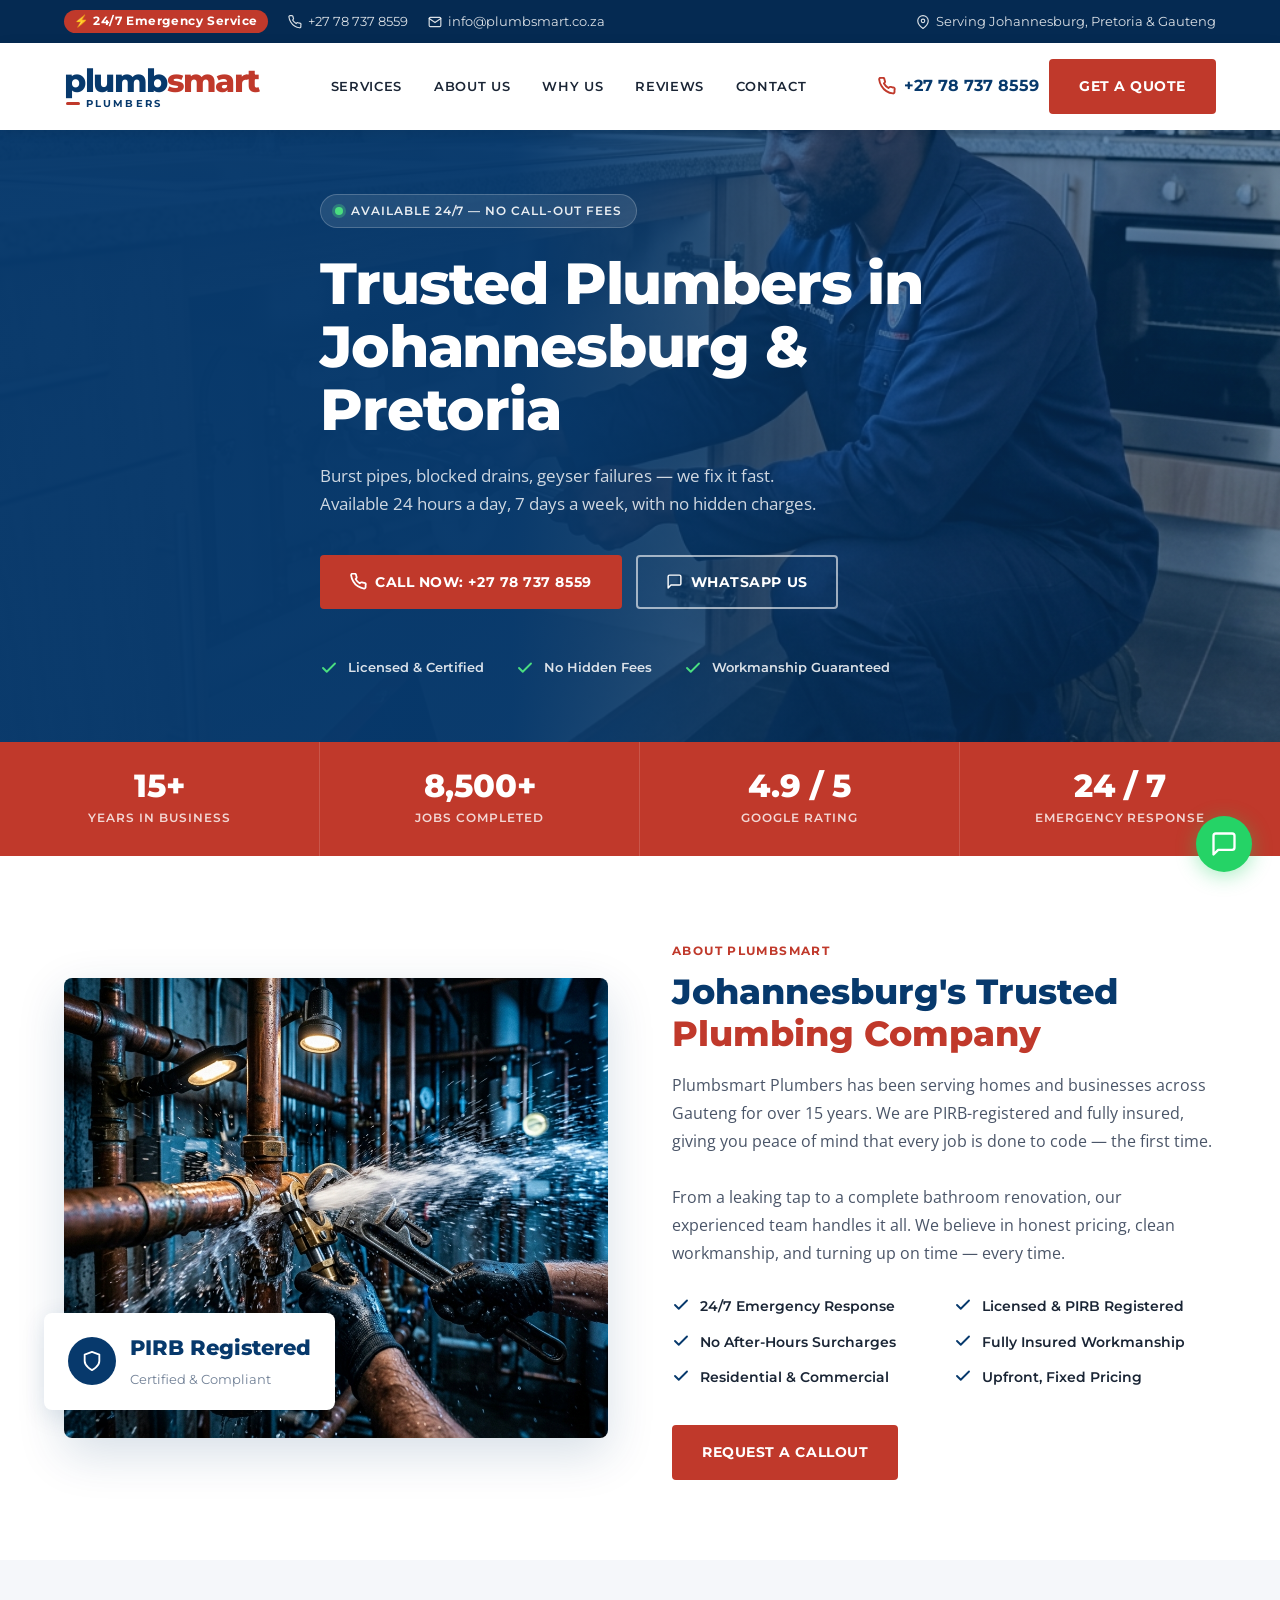
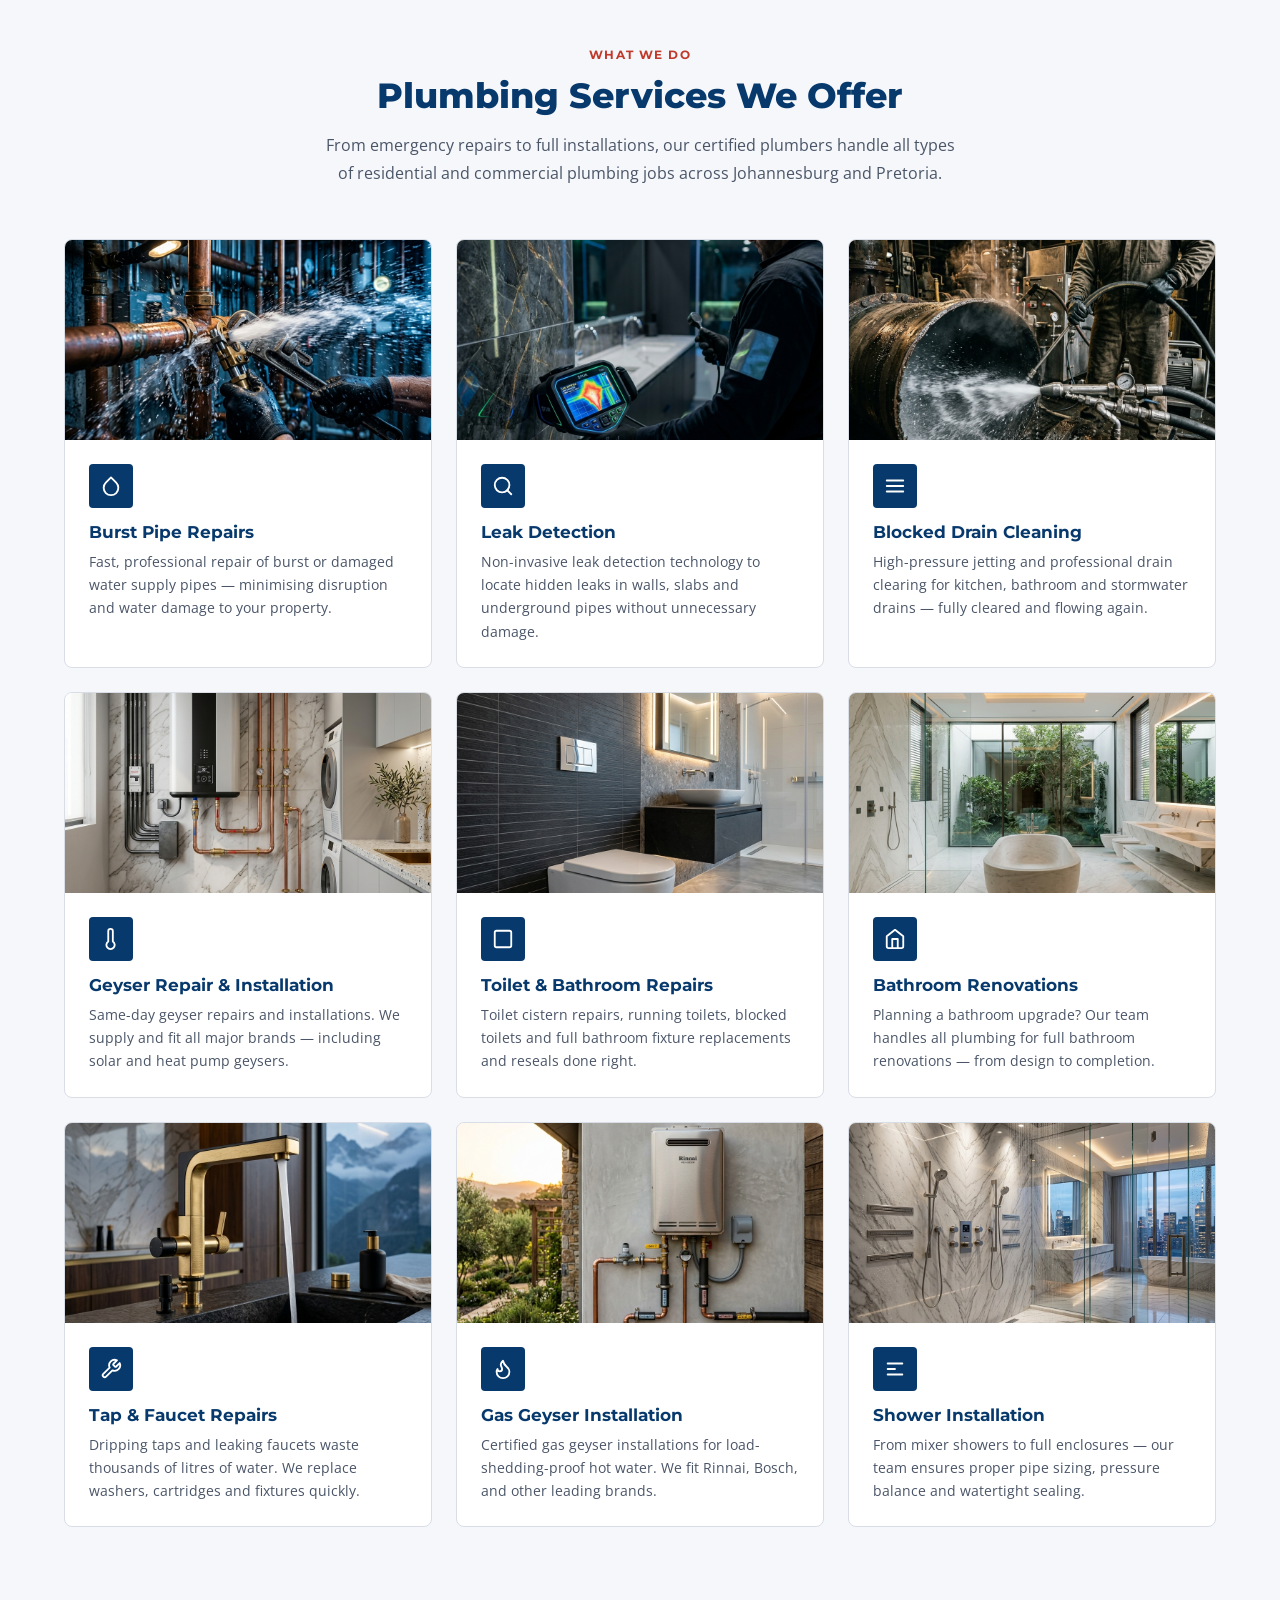
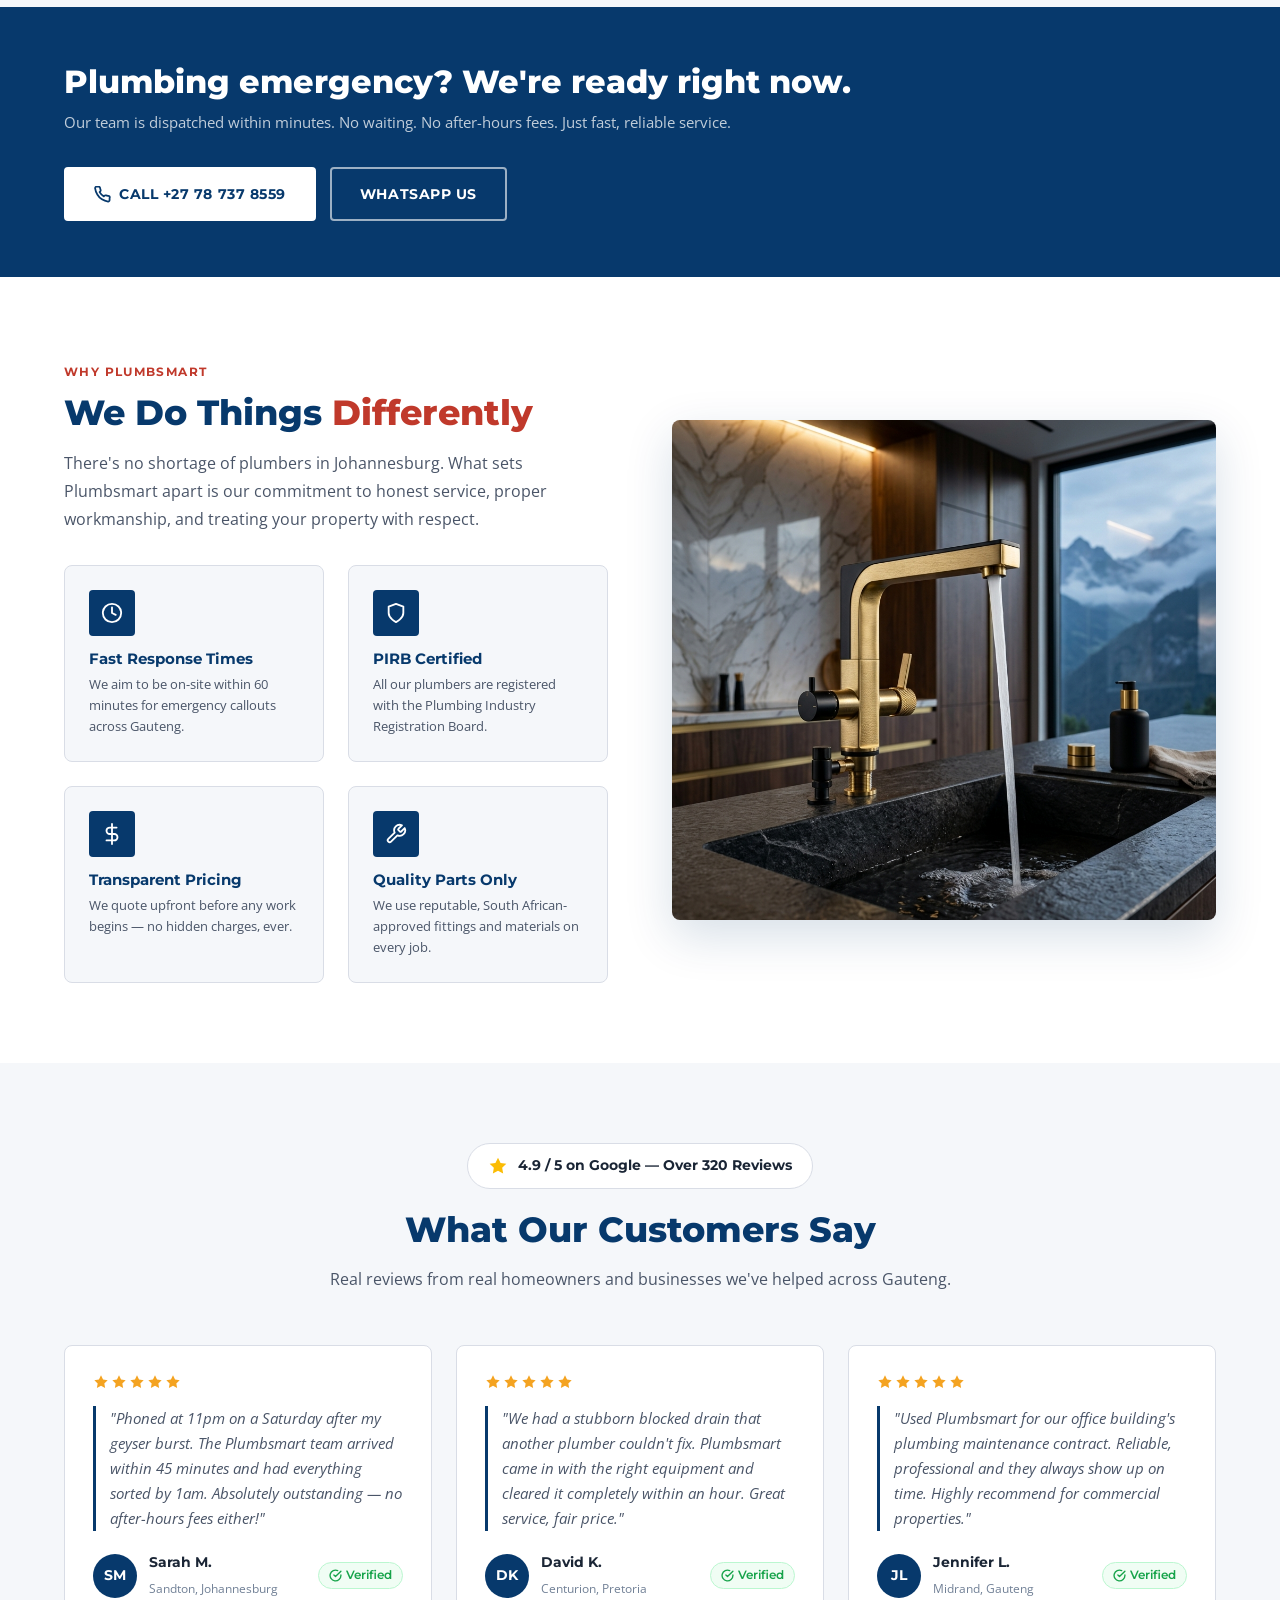
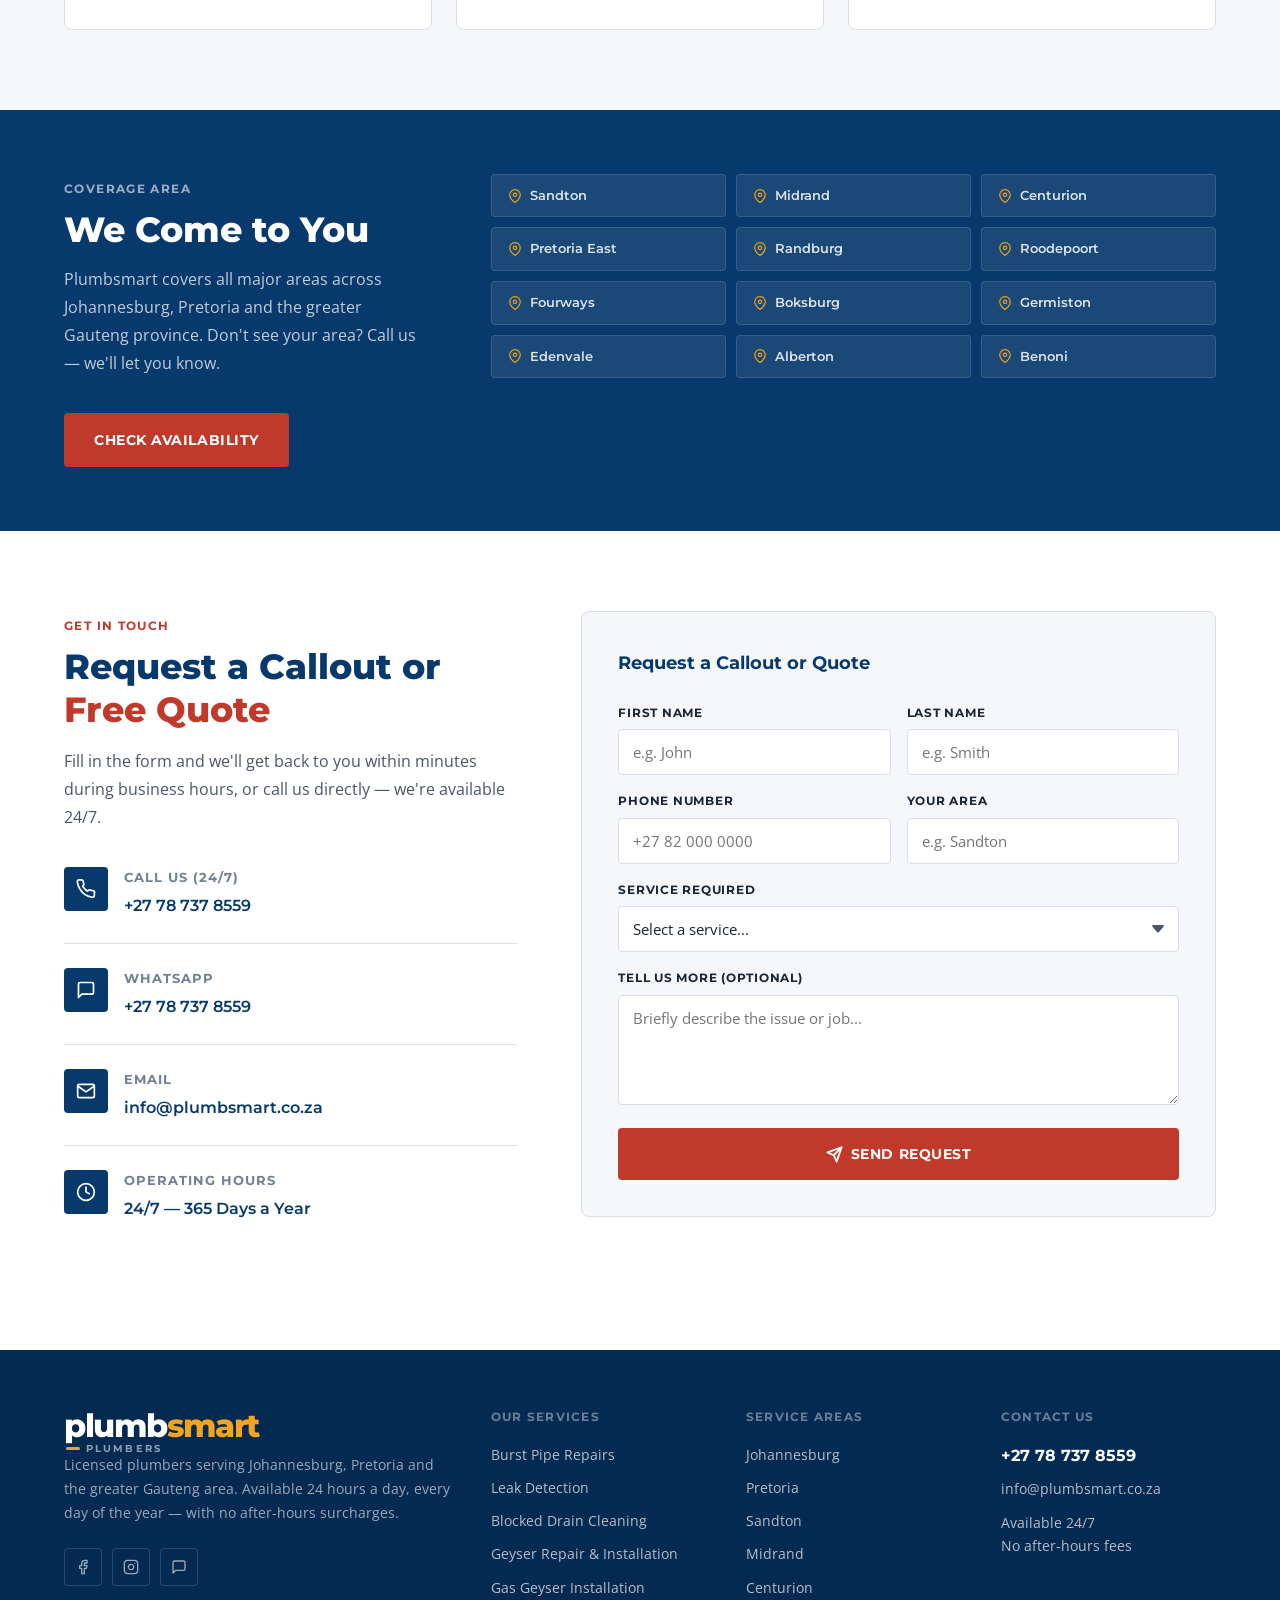
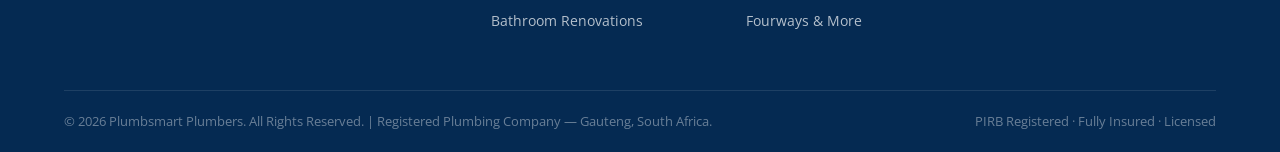
<file: index.html>
<!DOCTYPE html>
<html lang="en">
<head>
    <meta charset="UTF-8">
    <meta name="viewport" content="width=device-width, initial-scale=1.0">
    <title>Plumbsmart Plumbers | 24/7 Emergency Plumbing in Johannesburg & Pretoria</title>
    <meta name="description" content="Plumbsmart Plumbers — trusted, licensed plumbers available 24/7 across Johannesburg, Pretoria & Gauteng. Geyser repairs, leak detection, blocked drains & more. Call now.">
    <meta name="keywords" content="plumber johannesburg, emergency plumber pretoria, blocked drain cleaning, leak detection, geyser repair, plumber near me, 24/7 plumber gauteng">

    <!-- Fonts -->
    <link rel="preconnect" href="https://fonts.googleapis.com">
    <link rel="preconnect" href="https://fonts.gstatic.com" crossorigin>
    <link href="https://fonts.googleapis.com/css2?family=Montserrat:wght@400;500;600;700;800&family=Open+Sans:wght@400;500;600&display=swap" rel="stylesheet">

    <!-- Favicon -->
    <link rel="icon" type="image/png" href="logo.png">

    <link rel="stylesheet" href="style.css?v=4">
</head>
<body>

<!-- ===== TOP UTILITY BAR ===== -->
<div class="top-bar">
    <div class="container">
        <div class="top-bar-left">
            <span class="top-bar-badge">⚡ 24/7 Emergency Service</span>
            <a href="tel:+27787378559">
                <svg xmlns="http://www.w3.org/2000/svg" viewBox="0 0 24 24" fill="none" stroke="currentColor" stroke-width="2" stroke-linecap="round" stroke-linejoin="round"><path d="M22 16.92v3a2 2 0 0 1-2.18 2 19.79 19.79 0 0 1-8.63-3.07A19.5 19.5 0 0 1 4.69 12 19.79 19.79 0 0 1 1.61 3.47 2 2 0 0 1 3.58 1h3a2 2 0 0 1 2 1.72 12.84 12.84 0 0 0 .7 2.81 2 2 0 0 1-.45 2.11L7.91 8.64a16 16 0 0 0 6 6l.91-.91a2 2 0 0 1 2.11-.45 12.84 12.84 0 0 0 2.81.7A2 2 0 0 1 22 16.92z"/></svg>
                +27 78 737 8559
            </a>
            <a href="mailto:info@plumbsmart.co.za">
                <svg xmlns="http://www.w3.org/2000/svg" viewBox="0 0 24 24" fill="none" stroke="currentColor" stroke-width="2" stroke-linecap="round" stroke-linejoin="round"><path d="M4 4h16c1.1 0 2 .9 2 2v12c0 1.1-.9 2-2 2H4c-1.1 0-2-.9-2-2V6c0-1.1.9-2 2-2z"/><polyline points="22,6 12,13 2,6"/></svg>
                info@plumbsmart.co.za
            </a>
        </div>
        <div class="top-bar-right">
            <a href="#">
                <svg xmlns="http://www.w3.org/2000/svg" viewBox="0 0 24 24" fill="none" stroke="currentColor" stroke-width="2" stroke-linecap="round" stroke-linejoin="round"><path d="M21 10c0 7-9 13-9 13s-9-6-9-13a9 9 0 0 1 18 0z"/><circle cx="12" cy="10" r="3"/></svg>
                Serving Johannesburg, Pretoria & Gauteng
            </a>
        </div>
    </div>
</div>

<!-- ===== HEADER / NAVIGATION ===== -->
<header class="site-header">
    <div class="container">
        <div class="header-inner">
            <!-- Logo -->
            <a href="#" class="site-logo" aria-label="Plumbsmart Plumbers home">
                <div class="logo-wordmark">
                    <div class="logo-main">
                        <span class="logo-plumb">plumb</span><span class="logo-smart">smart</span>
                    </div>
                    <div class="logo-sub">PLUMBERS</div>
                </div>
            </a>

            <!-- Desktop Nav -->
            <nav class="main-nav" aria-label="Main navigation">
                <a href="#services">Services</a>
                <a href="#about">About Us</a>
                <a href="#why-us">Why Us</a>
                <a href="#reviews">Reviews</a>
                <a href="contact.html">Contact</a>
            </nav>

            <!-- Header CTA -->
            <div class="header-cta">
                <a href="tel:+27787378559" class="header-phone">
                    <svg xmlns="http://www.w3.org/2000/svg" viewBox="0 0 24 24" fill="none" stroke="currentColor" stroke-width="2.5" stroke-linecap="round" stroke-linejoin="round"><path d="M22 16.92v3a2 2 0 0 1-2.18 2 19.79 19.79 0 0 1-8.63-3.07A19.5 19.5 0 0 1 4.69 12 19.79 19.79 0 0 1 1.61 3.47 2 2 0 0 1 3.58 1h3a2 2 0 0 1 2 1.72 12.84 12.84 0 0 0 .7 2.81 2 2 0 0 1-.45 2.11L7.91 8.64a16 16 0 0 0 6 6l.91-.91a2 2 0 0 1 2.11-.45 12.84 12.84 0 0 0 2.81.7A2 2 0 0 1 22 16.92z"/></svg>
                    +27 78 737 8559
                </a>
                <a href="contact.html" class="btn btn-primary">Get a Quote</a>
            </div>


            <!-- Mobile Hamburger -->
            <button class="hamburger" id="hamburger" aria-label="Open menu">
                <span></span>
                <span></span>
                <span></span>
            </button>
        </div>
    </div>
</header>

<!-- Mobile Navigation -->
<div class="mobile-nav" id="mobile-nav">
    <div class="mobile-nav-header">
        <div class="logo-wordmark">
            <div class="logo-main"><span class="logo-plumb">plumb</span><span class="logo-smart">smart</span></div>
            <div class="logo-sub">PLUMBERS</div>
        </div>
        <button class="close-btn" id="close-nav" aria-label="Close menu">
            <svg xmlns="http://www.w3.org/2000/svg" width="24" height="24" viewBox="0 0 24 24" fill="none" stroke="currentColor" stroke-width="2" stroke-linecap="round" stroke-linejoin="round"><line x1="18" y1="6" x2="6" y2="18"/><line x1="6" y1="6" x2="18" y2="18"/></svg>
        </button>
    </div>
    <a href="#services" onclick="closeMobileNav()">Services</a>
    <a href="#about" onclick="closeMobileNav()">About Us</a>
    <a href="#why-us" onclick="closeMobileNav()">Why Us</a>
    <a href="#reviews" onclick="closeMobileNav()">Reviews</a>
    <a href="#contact" onclick="closeMobileNav()">Contact</a>
    <a href="tel:+27787378559" class="btn btn-primary">📞 Call +27 78 737 8559</a>
    <a href="https://wa.me/27787378559" class="btn btn-secondary" style="margin-top:10px;">WhatsApp Us</a>
</div>

<!-- ===== HERO SECTION ===== -->
<section class="hero" id="home">
    <div class="hero-bg"></div>
    <div class="hero-overlay"></div>
    <div class="container">
        <div class="hero-content">
            <div class="hero-badge">
                <span class="hero-badge-dot"></span>
                Available 24/7 — No Call-Out Fees
            </div>
            <h1>Trusted Plumbers in Johannesburg &amp; Pretoria</h1>
            <p class="hero-desc">
                Burst pipes, blocked drains, geyser failures — we fix it fast. Available 24 hours a day, 7 days a week, with no hidden charges.
            </p>
            <div class="hero-buttons">
                <a href="tel:+27787378559" class="btn btn-primary" id="hero-call-btn">
                    <svg xmlns="http://www.w3.org/2000/svg" viewBox="0 0 24 24" fill="none" stroke="currentColor" stroke-width="2.5" stroke-linecap="round" stroke-linejoin="round"><path d="M22 16.92v3a2 2 0 0 1-2.18 2 19.79 19.79 0 0 1-8.63-3.07A19.5 19.5 0 0 1 4.69 12 19.79 19.79 0 0 1 1.61 3.47 2 2 0 0 1 3.58 1h3a2 2 0 0 1 2 1.72 12.84 12.84 0 0 0 .7 2.81 2 2 0 0 1-.45 2.11L7.91 8.64a16 16 0 0 0 6 6l.91-.91a2 2 0 0 1 2.11-.45 12.84 12.84 0 0 0 2.81.7A2 2 0 0 1 22 16.92z"/></svg>
                    Call Now: +27 78 737 8559
                </a>
                <a href="https://wa.me/27787378559" class="btn btn-outline-white" id="hero-whatsapp-btn">
                    <svg xmlns="http://www.w3.org/2000/svg" viewBox="0 0 24 24" fill="none" stroke="currentColor" stroke-width="2" stroke-linecap="round" stroke-linejoin="round"><path d="M21 15a2 2 0 0 1-2 2H7l-4 4V5a2 2 0 0 1 2-2h14a2 2 0 0 1 2 2z"/></svg>
                    WhatsApp Us
                </a>
            </div>
            <div class="hero-trust">
                <div class="hero-trust-item">
                    <svg xmlns="http://www.w3.org/2000/svg" viewBox="0 0 24 24" fill="none" stroke="currentColor" stroke-width="2.5" stroke-linecap="round" stroke-linejoin="round"><polyline points="20 6 9 17 4 12"/></svg>
                    <span>Licensed &amp; Certified</span>
                </div>
                <div class="hero-trust-item">
                    <svg xmlns="http://www.w3.org/2000/svg" viewBox="0 0 24 24" fill="none" stroke="currentColor" stroke-width="2.5" stroke-linecap="round" stroke-linejoin="round"><polyline points="20 6 9 17 4 12"/></svg>
                    <span>No Hidden Fees</span>
                </div>
                <div class="hero-trust-item">
                    <svg xmlns="http://www.w3.org/2000/svg" viewBox="0 0 24 24" fill="none" stroke="currentColor" stroke-width="2.5" stroke-linecap="round" stroke-linejoin="round"><polyline points="20 6 9 17 4 12"/></svg>
                    <span>Workmanship Guaranteed</span>
                </div>
            </div>
        </div>
    </div>
</section>

<!-- ===== STATS BAR ===== -->
<div class="stats-bar">
    <div class="stats-inner">
        <div class="stat-item">
            <div class="stat-number">15+</div>
            <div class="stat-label">Years in Business</div>
        </div>
        <div class="stat-item">
            <div class="stat-number">8,500+</div>
            <div class="stat-label">Jobs Completed</div>
        </div>
        <div class="stat-item">
            <div class="stat-number">4.9 / 5</div>
            <div class="stat-label">Google Rating</div>
        </div>
        <div class="stat-item">
            <div class="stat-number">24 / 7</div>
            <div class="stat-label">Emergency Response</div>
        </div>
    </div>
</div>

<!-- ===== ABOUT SECTION ===== -->
<section class="about-section" id="about">
    <div class="container">
        <div class="about-grid">
            <div class="about-image-wrap reveal">
                <img src="assets/burst.png" alt="Plumbsmart plumber at work — professional and reliable">
                <div class="about-badge">
                    <div class="about-badge-icon">
                        <svg xmlns="http://www.w3.org/2000/svg" viewBox="0 0 24 24" fill="none" stroke="currentColor" stroke-width="2" stroke-linecap="round" stroke-linejoin="round"><path d="M12 22s8-4 8-10V5l-8-3-8 3v7c0 6 8 10 8 10z"/></svg>
                    </div>
                    <div class="about-badge-text">
                        <strong>PIRB Registered</strong>
                        <span>Certified & Compliant</span>
                    </div>
                </div>
            </div>
            <div class="about-content reveal reveal-delay-1">
                <span class="section-label">About Plumbsmart</span>
                <h2 class="section-title">Johannesburg's Trusted <span>Plumbing Company</span></h2>
                <p class="section-body">
                    Plumbsmart Plumbers has been serving homes and businesses across Gauteng for over 15 years. We are PIRB-registered and fully insured, giving you peace of mind that every job is done to code — the first time.
                </p>
                <p class="section-body" style="margin-top: 12px; margin-bottom: 28px;">
                    From a leaking tap to a complete bathroom renovation, our experienced team handles it all. We believe in honest pricing, clean workmanship, and turning up on time — every time.
                </p>
                <ul class="about-checklist">
                    <li class="check-item">
                        <svg xmlns="http://www.w3.org/2000/svg" viewBox="0 0 24 24" fill="none" stroke="currentColor" stroke-width="2.5" stroke-linecap="round" stroke-linejoin="round"><polyline points="20 6 9 17 4 12"/></svg>
                        24/7 Emergency Response
                    </li>
                    <li class="check-item">
                        <svg xmlns="http://www.w3.org/2000/svg" viewBox="0 0 24 24" fill="none" stroke="currentColor" stroke-width="2.5" stroke-linecap="round" stroke-linejoin="round"><polyline points="20 6 9 17 4 12"/></svg>
                        Licensed & PIRB Registered
                    </li>
                    <li class="check-item">
                        <svg xmlns="http://www.w3.org/2000/svg" viewBox="0 0 24 24" fill="none" stroke="currentColor" stroke-width="2.5" stroke-linecap="round" stroke-linejoin="round"><polyline points="20 6 9 17 4 12"/></svg>
                        No After-Hours Surcharges
                    </li>
                    <li class="check-item">
                        <svg xmlns="http://www.w3.org/2000/svg" viewBox="0 0 24 24" fill="none" stroke="currentColor" stroke-width="2.5" stroke-linecap="round" stroke-linejoin="round"><polyline points="20 6 9 17 4 12"/></svg>
                        Fully Insured Workmanship
                    </li>
                    <li class="check-item">
                        <svg xmlns="http://www.w3.org/2000/svg" viewBox="0 0 24 24" fill="none" stroke="currentColor" stroke-width="2.5" stroke-linecap="round" stroke-linejoin="round"><polyline points="20 6 9 17 4 12"/></svg>
                        Residential & Commercial
                    </li>
                    <li class="check-item">
                        <svg xmlns="http://www.w3.org/2000/svg" viewBox="0 0 24 24" fill="none" stroke="currentColor" stroke-width="2.5" stroke-linecap="round" stroke-linejoin="round"><polyline points="20 6 9 17 4 12"/></svg>
                        Upfront, Fixed Pricing
                    </li>
                </ul>
                <a href="#contact" class="btn btn-primary" id="about-cta">Request a Callout</a>
            </div>
        </div>
    </div>
</section>

<!-- ===== SERVICES SECTION ===== -->
<section class="services-section" id="services">
    <div class="container">
        <div class="services-header reveal">
            <span class="section-label">What We Do</span>
            <h2 class="section-title">Plumbing Services We Offer</h2>
            <p class="section-body">
                From emergency repairs to full installations, our certified plumbers handle all types of residential and commercial plumbing jobs across Johannesburg and Pretoria.
            </p>
        </div>
        <div class="services-grid">

            <!-- Service 1 -->
            <div class="service-card reveal">
                <div class="service-card-img-wrap">
                    <img class="service-card-img" src="assets/burst.png" alt="Burst pipe repair service">
                </div>
                <div class="service-card-body">
                    <div class="service-icon">
                        <svg xmlns="http://www.w3.org/2000/svg" viewBox="0 0 24 24" fill="none" stroke="currentColor" stroke-width="2" stroke-linecap="round" stroke-linejoin="round"><path d="M12 2.69l5.66 5.66a8 8 0 1 1-11.31 0z"/></svg>
                    </div>
                    <h3>Burst Pipe Repairs</h3>
                    <p>Fast, professional repair of burst or damaged water supply pipes — minimising disruption and water damage to your property.</p>
                </div>
            </div>

            <!-- Service 2 -->
            <div class="service-card reveal reveal-delay-1">
                <div class="service-card-img-wrap">
                    <img class="service-card-img" src="assets/leak.png" alt="Leak detection service">
                </div>
                <div class="service-card-body">
                    <div class="service-icon">
                        <svg xmlns="http://www.w3.org/2000/svg" viewBox="0 0 24 24" fill="none" stroke="currentColor" stroke-width="2" stroke-linecap="round" stroke-linejoin="round"><circle cx="11" cy="11" r="8"/><line x1="21" y1="21" x2="16.65" y2="16.65"/></svg>
                    </div>
                    <h3>Leak Detection</h3>
                    <p>Non-invasive leak detection technology to locate hidden leaks in walls, slabs and underground pipes without unnecessary damage.</p>
                </div>
            </div>

            <!-- Service 3 -->
            <div class="service-card reveal reveal-delay-2">
                <div class="service-card-img-wrap">
                    <img class="service-card-img" src="assets/drain.png" alt="Blocked drain cleaning">
                </div>
                <div class="service-card-body">
                    <div class="service-icon">
                        <svg xmlns="http://www.w3.org/2000/svg" viewBox="0 0 24 24" fill="none" stroke="currentColor" stroke-width="2" stroke-linecap="round" stroke-linejoin="round"><path d="M3 12h18M3 6h18M3 18h18"/></svg>
                    </div>
                    <h3>Blocked Drain Cleaning</h3>
                    <p>High-pressure jetting and professional drain clearing for kitchen, bathroom and stormwater drains — fully cleared and flowing again.</p>
                </div>
            </div>

            <!-- Service 4 -->
            <div class="service-card reveal">
                <div class="service-card-img-wrap">
                    <img class="service-card-img" src="assets/geyser.png" alt="Geyser repair and installation">
                </div>
                <div class="service-card-body">
                    <div class="service-icon">
                        <svg xmlns="http://www.w3.org/2000/svg" viewBox="0 0 24 24" fill="none" stroke="currentColor" stroke-width="2" stroke-linecap="round" stroke-linejoin="round"><path d="M14 14.76V3.5a2.5 2.5 0 0 0-5 0v11.26a4.5 4.5 0 1 0 5 0z"/></svg>
                    </div>
                    <h3>Geyser Repair & Installation</h3>
                    <p>Same-day geyser repairs and installations. We supply and fit all major brands — including solar and heat pump geysers.</p>
                </div>
            </div>

            <!-- Service 5 -->
            <div class="service-card reveal reveal-delay-1">
                <div class="service-card-img-wrap">
                    <img class="service-card-img" src="assets/toilet.png" alt="Toilet and bathroom repair">
                </div>
                <div class="service-card-body">
                    <div class="service-icon">
                        <svg xmlns="http://www.w3.org/2000/svg" viewBox="0 0 24 24" fill="none" stroke="currentColor" stroke-width="2" stroke-linecap="round" stroke-linejoin="round"><rect x="3" y="3" width="18" height="18" rx="2" ry="2"/></svg>
                    </div>
                    <h3>Toilet & Bathroom Repairs</h3>
                    <p>Toilet cistern repairs, running toilets, blocked toilets and full bathroom fixture replacements and reseals done right.</p>
                </div>
            </div>

            <!-- Service 6 -->
            <div class="service-card reveal reveal-delay-2">
                <div class="service-card-img-wrap">
                    <img class="service-card-img" src="assets/renovation.png" alt="Bathroom renovation plumbing">
                </div>
                <div class="service-card-body">
                    <div class="service-icon">
                        <svg xmlns="http://www.w3.org/2000/svg" viewBox="0 0 24 24" fill="none" stroke="currentColor" stroke-width="2" stroke-linecap="round" stroke-linejoin="round"><path d="M3 9l9-7 9 7v11a2 2 0 0 1-2 2H5a2 2 0 0 1-2-2z"/><polyline points="9 22 9 12 15 12 15 22"/></svg>
                    </div>
                    <h3>Bathroom Renovations</h3>
                    <p>Planning a bathroom upgrade? Our team handles all plumbing for full bathroom renovations — from design to completion.</p>
                </div>
            </div>

            <!-- Service 7 -->
            <div class="service-card reveal">
                <div class="service-card-img-wrap">
                    <img class="service-card-img" src="assets/faucet.png" alt="Tap and faucet repair">
                </div>
                <div class="service-card-body">
                    <div class="service-icon">
                        <svg xmlns="http://www.w3.org/2000/svg" viewBox="0 0 24 24" fill="none" stroke="currentColor" stroke-width="2" stroke-linecap="round" stroke-linejoin="round"><path d="M14.7 6.3a1 1 0 0 0 0 1.4l1.6 1.6a1 1 0 0 0 1.4 0l3.77-3.77a6 6 0 0 1-7.94 7.94l-6.91 6.91a2.12 2.12 0 0 1-3-3l6.91-6.91a6 6 0 0 1 7.94-7.94l-3.76 3.76z"/></svg>
                    </div>
                    <h3>Tap & Faucet Repairs</h3>
                    <p>Dripping taps and leaking faucets waste thousands of litres of water. We replace washers, cartridges and fixtures quickly.</p>
                </div>
            </div>

            <!-- Service 8 -->
            <div class="service-card reveal reveal-delay-1">
                <div class="service-card-img-wrap">
                    <img class="service-card-img" src="assets/gas.png" alt="Gas geyser installation">
                </div>
                <div class="service-card-body">
                    <div class="service-icon">
                        <svg xmlns="http://www.w3.org/2000/svg" viewBox="0 0 24 24" fill="none" stroke="currentColor" stroke-width="2" stroke-linecap="round" stroke-linejoin="round"><path d="M8.5 14.5A2.5 2.5 0 0 0 11 12c0-1.38-.5-2-1-3-1.072-2.143-.224-4.054 2-6 .5 2.5 2 4.9 4 6.5 2 1.6 3 3.5 3 5.5a7 7 0 1 1-14 0c0-1.153.433-2.294 1-3a2.5 2.5 0 0 0 2.5 2.5z"/></svg>
                    </div>
                    <h3>Gas Geyser Installation</h3>
                    <p>Certified gas geyser installations for load-shedding-proof hot water. We fit Rinnai, Bosch, and other leading brands.</p>
                </div>
            </div>

            <!-- Service 9 -->
            <div class="service-card reveal reveal-delay-2">
                <div class="service-card-img-wrap">
                    <img class="service-card-img" src="assets/shower.png" alt="Shower installation plumbing">
                </div>
                <div class="service-card-body">
                    <div class="service-icon">
                        <svg xmlns="http://www.w3.org/2000/svg" viewBox="0 0 24 24" fill="none" stroke="currentColor" stroke-width="2" stroke-linecap="round" stroke-linejoin="round"><path d="M4 12h8M4 6h16M4 18h16"/></svg>
                    </div>
                    <h3>Shower Installation</h3>
                    <p>From mixer showers to full enclosures — our team ensures proper pipe sizing, pressure balance and watertight sealing.</p>
                </div>
            </div>

        </div>
    </div>
</section>

<!-- ===== EMERGENCY BANNER ===== -->
<div class="emergency-banner" id="emergency">
    <div class="container">
        <div class="emergency-inner">
            <div class="emergency-text">
                <h2>Plumbing emergency? We're ready right now.</h2>
                <p>Our team is dispatched within minutes. No waiting. No after-hours fees. Just fast, reliable service.</p>
            </div>
            <div class="emergency-actions">
                <a href="tel:+27787378559" class="btn btn-white" id="emergency-call-btn">
                    <svg xmlns="http://www.w3.org/2000/svg" viewBox="0 0 24 24" fill="none" stroke="currentColor" stroke-width="2.5" stroke-linecap="round" stroke-linejoin="round"><path d="M22 16.92v3a2 2 0 0 1-2.18 2 19.79 19.79 0 0 1-8.63-3.07A19.5 19.5 0 0 1 4.69 12 19.79 19.79 0 0 1 1.61 3.47 2 2 0 0 1 3.58 1h3a2 2 0 0 1 2 1.72 12.84 12.84 0 0 0 .7 2.81 2 2 0 0 1-.45 2.11L7.91 8.64a16 16 0 0 0 6 6l.91-.91a2 2 0 0 1 2.11-.45 12.84 12.84 0 0 0 2.81.7A2 2 0 0 1 22 16.92z"/></svg>
                    Call +27 78 737 8559
                </a>
                <a href="https://wa.me/27787378559" class="btn btn-outline-white" id="emergency-wa-btn">WhatsApp Us</a>
            </div>
        </div>
    </div>
</div>

<!-- ===== WHY CHOOSE US ===== -->
<section class="why-section" id="why-us">
    <div class="container">
        <div class="why-grid">
            <div>
                <span class="section-label">Why Plumbsmart</span>
                <h2 class="section-title">We Do Things <span>Differently</span></h2>
                <p class="section-body">
                    There's no shortage of plumbers in Johannesburg. What sets Plumbsmart apart is our commitment to honest service, proper workmanship, and treating your property with respect.
                </p>
                <div class="why-features">
                    <div class="why-card reveal">
                        <div class="why-card-icon">
                            <svg xmlns="http://www.w3.org/2000/svg" viewBox="0 0 24 24" fill="none" stroke="currentColor" stroke-width="2" stroke-linecap="round" stroke-linejoin="round"><circle cx="12" cy="12" r="10"/><polyline points="12 6 12 12 16 14"/></svg>
                        </div>
                        <h4>Fast Response Times</h4>
                        <p>We aim to be on-site within 60 minutes for emergency callouts across Gauteng.</p>
                    </div>
                    <div class="why-card reveal reveal-delay-1">
                        <div class="why-card-icon">
                            <svg xmlns="http://www.w3.org/2000/svg" viewBox="0 0 24 24" fill="none" stroke="currentColor" stroke-width="2" stroke-linecap="round" stroke-linejoin="round"><path d="M12 22s8-4 8-10V5l-8-3-8 3v7c0 6 8 10 8 10z"/></svg>
                        </div>
                        <h4>PIRB Certified</h4>
                        <p>All our plumbers are registered with the Plumbing Industry Registration Board.</p>
                    </div>
                    <div class="why-card reveal reveal-delay-2">
                        <div class="why-card-icon">
                            <svg xmlns="http://www.w3.org/2000/svg" viewBox="0 0 24 24" fill="none" stroke="currentColor" stroke-width="2" stroke-linecap="round" stroke-linejoin="round"><line x1="12" y1="1" x2="12" y2="23"/><path d="M17 5H9.5a3.5 3.5 0 0 0 0 7h5a3.5 3.5 0 0 1 0 7H6"/></svg>
                        </div>
                        <h4>Transparent Pricing</h4>
                        <p>We quote upfront before any work begins — no hidden charges, ever.</p>
                    </div>
                    <div class="why-card reveal reveal-delay-3">
                        <div class="why-card-icon">
                            <svg xmlns="http://www.w3.org/2000/svg" viewBox="0 0 24 24" fill="none" stroke="currentColor" stroke-width="2" stroke-linecap="round" stroke-linejoin="round"><path d="M14.7 6.3a1 1 0 0 0 0 1.4l1.6 1.6a1 1 0 0 0 1.4 0l3.77-3.77a6 6 0 0 1-7.94 7.94l-6.91 6.91a2.12 2.12 0 0 1-3-3l6.91-6.91a6 6 0 0 1 7.94-7.94l-3.76 3.76z"/></svg>
                        </div>
                        <h4>Quality Parts Only</h4>
                        <p>We use reputable, South African-approved fittings and materials on every job.</p>
                    </div>
                </div>
            </div>
            <div class="why-image-wrap reveal">
                <img src="assets/faucet.png" alt="Plumbsmart plumber doing quality work on a tap">
            </div>
        </div>
    </div>
</section>

<!-- ===== TESTIMONIALS ===== -->
<section class="reviews-section" id="reviews">
    <div class="container">
        <div class="reviews-header reveal">
            <div class="google-rating-bar">
                <svg xmlns="http://www.w3.org/2000/svg" viewBox="0 0 24 24" fill="currentColor"><path d="M12 2l3.09 6.26L22 9.27l-5 4.87 1.18 6.88L12 17.77l-6.18 3.25L7 14.14 2 9.27l6.91-1.01L12 2z"/></svg>
                <span>4.9 / 5 on Google — Over 320 Reviews</span>
            </div>
            <h2 class="section-title">What Our Customers Say</h2>
            <p class="section-body">Real reviews from real homeowners and businesses we've helped across Gauteng.</p>
        </div>
        <div class="reviews-grid">
            <!-- Review 1 -->
            <div class="review-card reveal">
                <div class="review-stars">
                    <svg xmlns="http://www.w3.org/2000/svg" viewBox="0 0 24 24"><path d="M12 2l3.09 6.26L22 9.27l-5 4.87 1.18 6.88L12 17.77l-6.18 3.25L7 14.14 2 9.27l6.91-1.01L12 2z"/></svg>
                    <svg xmlns="http://www.w3.org/2000/svg" viewBox="0 0 24 24"><path d="M12 2l3.09 6.26L22 9.27l-5 4.87 1.18 6.88L12 17.77l-6.18 3.25L7 14.14 2 9.27l6.91-1.01L12 2z"/></svg>
                    <svg xmlns="http://www.w3.org/2000/svg" viewBox="0 0 24 24"><path d="M12 2l3.09 6.26L22 9.27l-5 4.87 1.18 6.88L12 17.77l-6.18 3.25L7 14.14 2 9.27l6.91-1.01L12 2z"/></svg>
                    <svg xmlns="http://www.w3.org/2000/svg" viewBox="0 0 24 24"><path d="M12 2l3.09 6.26L22 9.27l-5 4.87 1.18 6.88L12 17.77l-6.18 3.25L7 14.14 2 9.27l6.91-1.01L12 2z"/></svg>
                    <svg xmlns="http://www.w3.org/2000/svg" viewBox="0 0 24 24"><path d="M12 2l3.09 6.26L22 9.27l-5 4.87 1.18 6.88L12 17.77l-6.18 3.25L7 14.14 2 9.27l6.91-1.01L12 2z"/></svg>
                </div>
                <p class="review-text">"Phoned at 11pm on a Saturday after my geyser burst. The Plumbsmart team arrived within 45 minutes and had everything sorted by 1am. Absolutely outstanding — no after-hours fees either!"</p>
                <div class="review-footer">
                    <div class="review-avatar">SM</div>
                    <div class="review-info">
                        <strong>Sarah M.</strong>
                        <span>Sandton, Johannesburg</span>
                    </div>
                    <div class="verified-badge">
                        <svg xmlns="http://www.w3.org/2000/svg" viewBox="0 0 24 24" fill="none" stroke="currentColor" stroke-width="2.5" stroke-linecap="round" stroke-linejoin="round"><path d="M22 11.08V12a10 10 0 1 1-5.93-9.14"/><polyline points="22 4 12 14.01 9 11.01"/></svg>
                        Verified
                    </div>
                </div>
            </div>

            <!-- Review 2 -->
            <div class="review-card reveal reveal-delay-1">
                <div class="review-stars">
                    <svg xmlns="http://www.w3.org/2000/svg" viewBox="0 0 24 24"><path d="M12 2l3.09 6.26L22 9.27l-5 4.87 1.18 6.88L12 17.77l-6.18 3.25L7 14.14 2 9.27l6.91-1.01L12 2z"/></svg>
                    <svg xmlns="http://www.w3.org/2000/svg" viewBox="0 0 24 24"><path d="M12 2l3.09 6.26L22 9.27l-5 4.87 1.18 6.88L12 17.77l-6.18 3.25L7 14.14 2 9.27l6.91-1.01L12 2z"/></svg>
                    <svg xmlns="http://www.w3.org/2000/svg" viewBox="0 0 24 24"><path d="M12 2l3.09 6.26L22 9.27l-5 4.87 1.18 6.88L12 17.77l-6.18 3.25L7 14.14 2 9.27l6.91-1.01L12 2z"/></svg>
                    <svg xmlns="http://www.w3.org/2000/svg" viewBox="0 0 24 24"><path d="M12 2l3.09 6.26L22 9.27l-5 4.87 1.18 6.88L12 17.77l-6.18 3.25L7 14.14 2 9.27l6.91-1.01L12 2z"/></svg>
                    <svg xmlns="http://www.w3.org/2000/svg" viewBox="0 0 24 24"><path d="M12 2l3.09 6.26L22 9.27l-5 4.87 1.18 6.88L12 17.77l-6.18 3.25L7 14.14 2 9.27l6.91-1.01L12 2z"/></svg>
                </div>
                <p class="review-text">"We had a stubborn blocked drain that another plumber couldn't fix. Plumbsmart came in with the right equipment and cleared it completely within an hour. Great service, fair price."</p>
                <div class="review-footer">
                    <div class="review-avatar">DK</div>
                    <div class="review-info">
                        <strong>David K.</strong>
                        <span>Centurion, Pretoria</span>
                    </div>
                    <div class="verified-badge">
                        <svg xmlns="http://www.w3.org/2000/svg" viewBox="0 0 24 24" fill="none" stroke="currentColor" stroke-width="2.5" stroke-linecap="round" stroke-linejoin="round"><path d="M22 11.08V12a10 10 0 1 1-5.93-9.14"/><polyline points="22 4 12 14.01 9 11.01"/></svg>
                        Verified
                    </div>
                </div>
            </div>

            <!-- Review 3 -->
            <div class="review-card reveal reveal-delay-2">
                <div class="review-stars">
                    <svg xmlns="http://www.w3.org/2000/svg" viewBox="0 0 24 24"><path d="M12 2l3.09 6.26L22 9.27l-5 4.87 1.18 6.88L12 17.77l-6.18 3.25L7 14.14 2 9.27l6.91-1.01L12 2z"/></svg>
                    <svg xmlns="http://www.w3.org/2000/svg" viewBox="0 0 24 24"><path d="M12 2l3.09 6.26L22 9.27l-5 4.87 1.18 6.88L12 17.77l-6.18 3.25L7 14.14 2 9.27l6.91-1.01L12 2z"/></svg>
                    <svg xmlns="http://www.w3.org/2000/svg" viewBox="0 0 24 24"><path d="M12 2l3.09 6.26L22 9.27l-5 4.87 1.18 6.88L12 17.77l-6.18 3.25L7 14.14 2 9.27l6.91-1.01L12 2z"/></svg>
                    <svg xmlns="http://www.w3.org/2000/svg" viewBox="0 0 24 24"><path d="M12 2l3.09 6.26L22 9.27l-5 4.87 1.18 6.88L12 17.77l-6.18 3.25L7 14.14 2 9.27l6.91-1.01L12 2z"/></svg>
                    <svg xmlns="http://www.w3.org/2000/svg" viewBox="0 0 24 24"><path d="M12 2l3.09 6.26L22 9.27l-5 4.87 1.18 6.88L12 17.77l-6.18 3.25L7 14.14 2 9.27l6.91-1.01L12 2z"/></svg>
                </div>
                <p class="review-text">"Used Plumbsmart for our office building's plumbing maintenance contract. Reliable, professional and they always show up on time. Highly recommend for commercial properties."</p>
                <div class="review-footer">
                    <div class="review-avatar">JL</div>
                    <div class="review-info">
                        <strong>Jennifer L.</strong>
                        <span>Midrand, Gauteng</span>
                    </div>
                    <div class="verified-badge">
                        <svg xmlns="http://www.w3.org/2000/svg" viewBox="0 0 24 24" fill="none" stroke="currentColor" stroke-width="2.5" stroke-linecap="round" stroke-linejoin="round"><path d="M22 11.08V12a10 10 0 1 1-5.93-9.14"/><polyline points="22 4 12 14.01 9 11.01"/></svg>
                        Verified
                    </div>
                </div>
            </div>
        </div>
    </div>
</section>

<!-- ===== SERVICE AREAS ===== -->
<div class="areas-section">
    <div class="container">
        <div class="areas-inner">
            <div class="areas-text reveal">
                <span class="section-label">Coverage Area</span>
                <h2 class="section-title">We Come to You</h2>
                <p class="section-body">
                    Plumbsmart covers all major areas across Johannesburg, Pretoria and the greater Gauteng province. Don't see your area? Call us — we'll let you know.
                </p>
                <a href="tel:+27787378559" class="btn btn-primary" style="margin-top:8px;" id="areas-call-btn">Check Availability</a>
            </div>
            <div class="areas-list reveal reveal-delay-1">
                <div class="area-tag">
                    <svg xmlns="http://www.w3.org/2000/svg" viewBox="0 0 24 24" fill="none" stroke="currentColor" stroke-width="2" stroke-linecap="round" stroke-linejoin="round"><path d="M21 10c0 7-9 13-9 13s-9-6-9-13a9 9 0 0 1 18 0z"/><circle cx="12" cy="10" r="3"/></svg>
                    Sandton
                </div>
                <div class="area-tag">
                    <svg xmlns="http://www.w3.org/2000/svg" viewBox="0 0 24 24" fill="none" stroke="currentColor" stroke-width="2" stroke-linecap="round" stroke-linejoin="round"><path d="M21 10c0 7-9 13-9 13s-9-6-9-13a9 9 0 0 1 18 0z"/><circle cx="12" cy="10" r="3"/></svg>
                    Midrand
                </div>
                <div class="area-tag">
                    <svg xmlns="http://www.w3.org/2000/svg" viewBox="0 0 24 24" fill="none" stroke="currentColor" stroke-width="2" stroke-linecap="round" stroke-linejoin="round"><path d="M21 10c0 7-9 13-9 13s-9-6-9-13a9 9 0 0 1 18 0z"/><circle cx="12" cy="10" r="3"/></svg>
                    Centurion
                </div>
                <div class="area-tag">
                    <svg xmlns="http://www.w3.org/2000/svg" viewBox="0 0 24 24" fill="none" stroke="currentColor" stroke-width="2" stroke-linecap="round" stroke-linejoin="round"><path d="M21 10c0 7-9 13-9 13s-9-6-9-13a9 9 0 0 1 18 0z"/><circle cx="12" cy="10" r="3"/></svg>
                    Pretoria East
                </div>
                <div class="area-tag">
                    <svg xmlns="http://www.w3.org/2000/svg" viewBox="0 0 24 24" fill="none" stroke="currentColor" stroke-width="2" stroke-linecap="round" stroke-linejoin="round"><path d="M21 10c0 7-9 13-9 13s-9-6-9-13a9 9 0 0 1 18 0z"/><circle cx="12" cy="10" r="3"/></svg>
                    Randburg
                </div>
                <div class="area-tag">
                    <svg xmlns="http://www.w3.org/2000/svg" viewBox="0 0 24 24" fill="none" stroke="currentColor" stroke-width="2" stroke-linecap="round" stroke-linejoin="round"><path d="M21 10c0 7-9 13-9 13s-9-6-9-13a9 9 0 0 1 18 0z"/><circle cx="12" cy="10" r="3"/></svg>
                    Roodepoort
                </div>
                <div class="area-tag">
                    <svg xmlns="http://www.w3.org/2000/svg" viewBox="0 0 24 24" fill="none" stroke="currentColor" stroke-width="2" stroke-linecap="round" stroke-linejoin="round"><path d="M21 10c0 7-9 13-9 13s-9-6-9-13a9 9 0 0 1 18 0z"/><circle cx="12" cy="10" r="3"/></svg>
                    Fourways
                </div>
                <div class="area-tag">
                    <svg xmlns="http://www.w3.org/2000/svg" viewBox="0 0 24 24" fill="none" stroke="currentColor" stroke-width="2" stroke-linecap="round" stroke-linejoin="round"><path d="M21 10c0 7-9 13-9 13s-9-6-9-13a9 9 0 0 1 18 0z"/><circle cx="12" cy="10" r="3"/></svg>
                    Boksburg
                </div>
                <div class="area-tag">
                    <svg xmlns="http://www.w3.org/2000/svg" viewBox="0 0 24 24" fill="none" stroke="currentColor" stroke-width="2" stroke-linecap="round" stroke-linejoin="round"><path d="M21 10c0 7-9 13-9 13s-9-6-9-13a9 9 0 0 1 18 0z"/><circle cx="12" cy="10" r="3"/></svg>
                    Germiston
                </div>
                <div class="area-tag">
                    <svg xmlns="http://www.w3.org/2000/svg" viewBox="0 0 24 24" fill="none" stroke="currentColor" stroke-width="2" stroke-linecap="round" stroke-linejoin="round"><path d="M21 10c0 7-9 13-9 13s-9-6-9-13a9 9 0 0 1 18 0z"/><circle cx="12" cy="10" r="3"/></svg>
                    Edenvale
                </div>
                <div class="area-tag">
                    <svg xmlns="http://www.w3.org/2000/svg" viewBox="0 0 24 24" fill="none" stroke="currentColor" stroke-width="2" stroke-linecap="round" stroke-linejoin="round"><path d="M21 10c0 7-9 13-9 13s-9-6-9-13a9 9 0 0 1 18 0z"/><circle cx="12" cy="10" r="3"/></svg>
                    Alberton
                </div>
                <div class="area-tag">
                    <svg xmlns="http://www.w3.org/2000/svg" viewBox="0 0 24 24" fill="none" stroke="currentColor" stroke-width="2" stroke-linecap="round" stroke-linejoin="round"><path d="M21 10c0 7-9 13-9 13s-9-6-9-13a9 9 0 0 1 18 0z"/><circle cx="12" cy="10" r="3"/></svg>
                    Benoni
                </div>
            </div>
        </div>
    </div>
</div>

<!-- ===== CONTACT SECTION ===== -->
<section class="contact-section" id="contact">
    <div class="container">
        <div class="contact-grid">
            <div class="contact-info reveal">
                <span class="section-label">Get in Touch</span>
                <h2 class="section-title">Request a Callout or <span>Free Quote</span></h2>
                <p class="section-body">
                    Fill in the form and we'll get back to you within minutes during business hours, or call us directly — we're available 24/7.
                </p>
                <div style="margin-top: 36px;">
                    <div class="contact-detail">
                        <div class="contact-detail-icon">
                            <svg xmlns="http://www.w3.org/2000/svg" viewBox="0 0 24 24" fill="none" stroke="currentColor" stroke-width="2" stroke-linecap="round" stroke-linejoin="round"><path d="M22 16.92v3a2 2 0 0 1-2.18 2 19.79 19.79 0 0 1-8.63-3.07A19.5 19.5 0 0 1 4.69 12 19.79 19.79 0 0 1 1.61 3.47 2 2 0 0 1 3.58 1h3a2 2 0 0 1 2 1.72 12.84 12.84 0 0 0 .7 2.81 2 2 0 0 1-.45 2.11L7.91 8.64a16 16 0 0 0 6 6l.91-.91a2 2 0 0 1 2.11-.45 12.84 12.84 0 0 0 2.81.7A2 2 0 0 1 22 16.92z"/></svg>
                        </div>
                        <div class="contact-detail-text">
                            <strong>Call Us (24/7)</strong>
                            <a href="tel:+27787378559">+27 78 737 8559</a>
                        </div>
                    </div>
                    <div class="contact-detail">
                        <div class="contact-detail-icon">
                            <svg xmlns="http://www.w3.org/2000/svg" viewBox="0 0 24 24" fill="none" stroke="currentColor" stroke-width="2" stroke-linecap="round" stroke-linejoin="round"><path d="M21 15a2 2 0 0 1-2 2H7l-4 4V5a2 2 0 0 1 2-2h14a2 2 0 0 1 2 2z"/></svg>
                        </div>
                        <div class="contact-detail-text">
                            <strong>WhatsApp</strong>
                            <a href="https://wa.me/27787378559">+27 78 737 8559</a>
                        </div>
                    </div>
                    <div class="contact-detail">
                        <div class="contact-detail-icon">
                            <svg xmlns="http://www.w3.org/2000/svg" viewBox="0 0 24 24" fill="none" stroke="currentColor" stroke-width="2" stroke-linecap="round" stroke-linejoin="round"><path d="M4 4h16c1.1 0 2 .9 2 2v12c0 1.1-.9 2-2 2H4c-1.1 0-2-.9-2-2V6c0-1.1.9-2 2-2z"/><polyline points="22,6 12,13 2,6"/></svg>
                        </div>
                        <div class="contact-detail-text">
                            <strong>Email</strong>
                            <a href="mailto:info@plumbsmart.co.za">info@plumbsmart.co.za</a>
                        </div>
                    </div>
                    <div class="contact-detail">
                        <div class="contact-detail-icon">
                            <svg xmlns="http://www.w3.org/2000/svg" viewBox="0 0 24 24" fill="none" stroke="currentColor" stroke-width="2" stroke-linecap="round" stroke-linejoin="round"><circle cx="12" cy="12" r="10"/><polyline points="12 6 12 12 16 14"/></svg>
                        </div>
                        <div class="contact-detail-text">
                            <strong>Operating Hours</strong>
                            <span>24/7 — 365 Days a Year</span>
                        </div>
                    </div>
                </div>
            </div>

            <div class="contact-form reveal reveal-delay-1">
                <p class="form-title">Request a Callout or Quote</p>
                <form id="contact-form" onsubmit="handleSubmit(event)">
                    <div class="form-row">
                        <div class="form-group">
                            <label for="first-name">First Name</label>
                            <input type="text" id="first-name" name="first_name" placeholder="e.g. John" required>
                        </div>
                        <div class="form-group">
                            <label for="last-name">Last Name</label>
                            <input type="text" id="last-name" name="last_name" placeholder="e.g. Smith" required>
                        </div>
                    </div>
                    <div class="form-row">
                        <div class="form-group">
                            <label for="phone">Phone Number</label>
                            <input type="tel" id="phone" name="phone" placeholder="+27 82 000 0000" required>
                        </div>
                        <div class="form-group">
                            <label for="area">Your Area</label>
                            <input type="text" id="area" name="area" placeholder="e.g. Sandton">
                        </div>
                    </div>
                    <div class="form-group">
                        <label for="service">Service Required</label>
                        <select id="service" name="service" required>
                            <option value="" disabled selected>Select a service...</option>
                            <option>Burst Pipe Repair</option>
                            <option>Blocked Drain Cleaning</option>
                            <option>Leak Detection</option>
                            <option>Geyser Repair / Installation</option>
                            <option>Gas Geyser Installation</option>
                            <option>Toilet / Bathroom Repair</option>
                            <option>Tap / Faucet Repair</option>
                            <option>Bathroom Renovation</option>
                            <option>Shower Installation</option>
                            <option>Emergency Callout</option>
                            <option>Other / General Plumbing</option>
                        </select>
                    </div>
                    <div class="form-group">
                        <label for="message">Tell Us More (Optional)</label>
                        <textarea id="message" name="message" placeholder="Briefly describe the issue or job..."></textarea>
                    </div>
                    <button type="submit" class="btn btn-primary form-submit" id="submit-btn">
                        <svg xmlns="http://www.w3.org/2000/svg" viewBox="0 0 24 24" fill="none" stroke="currentColor" stroke-width="2.5" stroke-linecap="round" stroke-linejoin="round"><line x1="22" y1="2" x2="11" y2="13"/><polygon points="22 2 15 22 11 13 2 9 22 2"/></svg>
                        Send Request
                    </button>
                </form>
            </div>
        </div>
    </div>
</section>

<!-- ===== FOOTER ===== -->
<footer>
    <div class="container">
        <div class="footer-grid">
            <!-- Brand -->
            <div class="footer-brand">
                <div class="logo-wordmark logo-wordmark--footer">
                    <div class="logo-main"><span class="logo-plumb">plumb</span><span class="logo-smart">smart</span></div>
                    <div class="logo-sub logo-sub--footer">PLUMBERS</div>
                </div>
                <p>Licensed plumbers serving Johannesburg, Pretoria and the greater Gauteng area. Available 24 hours a day, every day of the year — with no after-hours surcharges.</p>
                <div class="footer-socials">
                    <a href="#" class="social-link" aria-label="Facebook">
                        <svg xmlns="http://www.w3.org/2000/svg" viewBox="0 0 24 24" fill="none" stroke="currentColor" stroke-width="2" stroke-linecap="round" stroke-linejoin="round"><path d="M18 2h-3a5 5 0 0 0-5 5v3H7v4h3v8h4v-8h3l1-4h-4V7a1 1 0 0 1 1-1h3z"/></svg>
                    </a>
                    <a href="#" class="social-link" aria-label="Instagram">
                        <svg xmlns="http://www.w3.org/2000/svg" viewBox="0 0 24 24" fill="none" stroke="currentColor" stroke-width="2" stroke-linecap="round" stroke-linejoin="round"><rect x="2" y="2" width="20" height="20" rx="5" ry="5"/><path d="M16 11.37A4 4 0 1 1 12.63 8 4 4 0 0 1 16 11.37z"/><line x1="17.5" y1="6.5" x2="17.51" y2="6.5"/></svg>
                    </a>
                    <a href="https://wa.me/27787378559" class="social-link" aria-label="WhatsApp">
                        <svg xmlns="http://www.w3.org/2000/svg" viewBox="0 0 24 24" fill="none" stroke="currentColor" stroke-width="2" stroke-linecap="round" stroke-linejoin="round"><path d="M21 15a2 2 0 0 1-2 2H7l-4 4V5a2 2 0 0 1 2-2h14a2 2 0 0 1 2 2z"/></svg>
                    </a>
                </div>
            </div>

            <!-- Services -->
            <div class="footer-col">
                <h5>Our Services</h5>
                <a href="#services">Burst Pipe Repairs</a>
                <a href="#services">Leak Detection</a>
                <a href="#services">Blocked Drain Cleaning</a>
                <a href="#services">Geyser Repair & Installation</a>
                <a href="#services">Gas Geyser Installation</a>
                <a href="#services">Bathroom Renovations</a>
            </div>

            <!-- Areas -->
            <div class="footer-col">
                <h5>Service Areas</h5>
                <span>Johannesburg</span>
                <span>Pretoria</span>
                <span>Sandton</span>
                <span>Midrand</span>
                <span>Centurion</span>
                <span>Fourways & More</span>
            </div>

            <!-- Contact -->
            <div class="footer-col">
                <h5>Contact Us</h5>
                <a href="tel:+27787378559" class="footer-phone">+27 78 737 8559</a>
                <a href="mailto:info@plumbsmart.co.za">info@plumbsmart.co.za</a>
                <span style="margin-top: 12px; line-height: 1.6;">Available 24/7<br>No after-hours fees</span>
            </div>
        </div>

        <div class="footer-bottom">
            <p>© 2026 Plumbsmart Plumbers. All Rights Reserved. | Registered Plumbing Company — Gauteng, South Africa.</p>
            <p>PIRB Registered · Fully Insured · Licensed</p>
        </div>
    </div>
</footer>

<!-- Floating WhatsApp Button -->
<a href="https://wa.me/27787378559" class="whatsapp-float" aria-label="Chat on WhatsApp" id="whatsapp-float">
    <svg xmlns="http://www.w3.org/2000/svg" viewBox="0 0 24 24" fill="none" stroke="currentColor" stroke-width="2" stroke-linecap="round" stroke-linejoin="round"><path d="M21 15a2 2 0 0 1-2 2H7l-4 4V5a2 2 0 0 1 2-2h14a2 2 0 0 1 2 2z"/></svg>
</a>

<script src="script.js"></script>
</body>
</html>
</file>
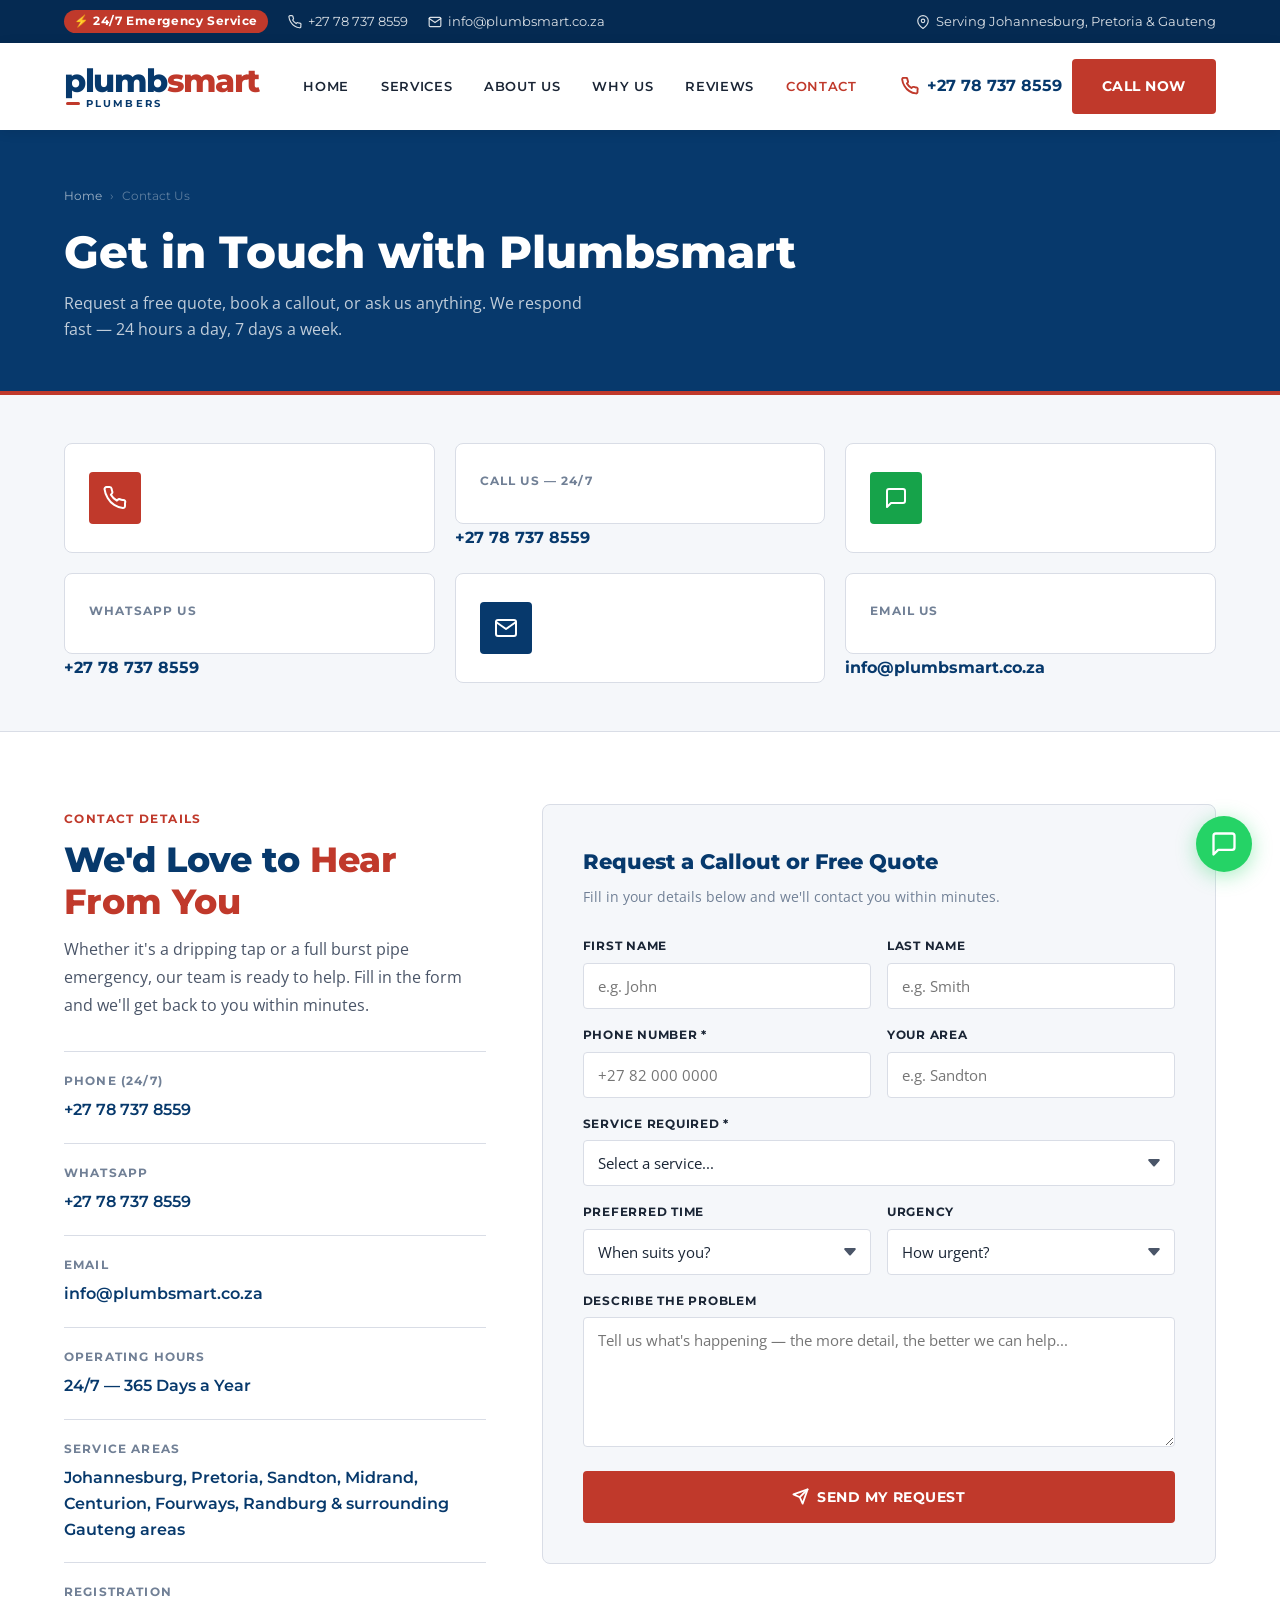
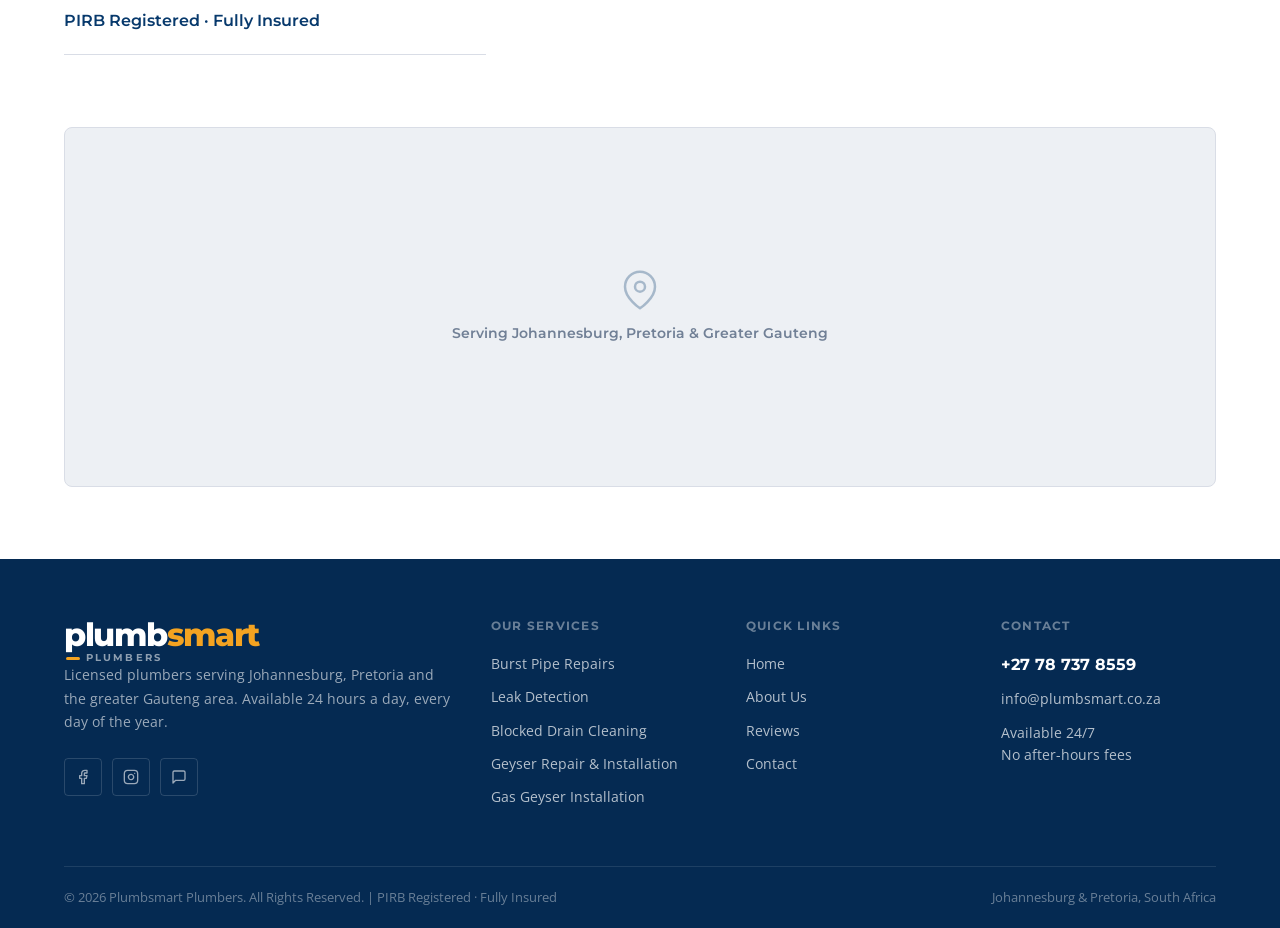
<file: contact.html>
<!DOCTYPE html>
<html lang="en">
<head>
    <meta charset="UTF-8">
    <meta name="viewport" content="width=device-width, initial-scale=1.0">
    <title>Contact Us | Plumbsmart Plumbers — Get a Free Quote</title>
    <meta name="description" content="Contact Plumbsmart Plumbers for a free quote or 24/7 emergency callout across Johannesburg, Pretoria and Gauteng. Call, WhatsApp or fill in our form.">

    <link rel="preconnect" href="https://fonts.googleapis.com">
    <link rel="preconnect" href="https://fonts.gstatic.com" crossorigin>
    <link href="https://fonts.googleapis.com/css2?family=Montserrat:wght@400;500;600;700;800&family=Open+Sans:wght@400;500;600&display=swap" rel="stylesheet">
    <link rel="icon" type="image/png" href="logo.png">
    <link rel="stylesheet" href="style.css?v=4">

    <style>
        /* ---- Contact Page Specific ---- */
        .contact-hero {
            background: var(--navy);
            padding: 56px 0 48px;
            border-bottom: 4px solid var(--red);
        }

        .contact-hero h1 {
            font-size: clamp(1.8rem, 4vw, 2.8rem);
            font-weight: 800;
            color: var(--white);
            margin-bottom: 10px;
        }

        .contact-hero p {
            color: rgba(255,255,255,0.75);
            font-size: 1rem;
            max-width: 540px;
        }

        .contact-breadcrumb {
            display: flex;
            align-items: center;
            gap: 8px;
            font-family: var(--font-head);
            font-size: 0.78rem;
            color: rgba(255,255,255,0.5);
            margin-bottom: 20px;
        }

        .contact-breadcrumb a {
            color: rgba(255,255,255,0.6);
            text-decoration: none;
        }
        .contact-breadcrumb a:hover { color: var(--white); }
        .contact-breadcrumb span { color: rgba(255,255,255,0.35); }

        /* Quick contact cards */
        .quick-contact {
            background: var(--off-white);
            padding: 48px 0;
            border-bottom: 1px solid var(--border);
        }

        .quick-contact-grid {
            display: grid;
            grid-template-columns: repeat(3, 1fr);
            gap: 20px;
        }

        .quick-card {
            background: var(--white);
            border: 1px solid var(--border);
            border-radius: var(--radius-lg);
            padding: 28px 24px;
            display: flex;
            align-items: center;
            gap: 16px;
            transition: var(--transition);
        }

        .quick-card:hover {
            border-color: var(--navy);
            box-shadow: var(--shadow-md);
            transform: translateY(-3px);
        }

        .quick-card-icon {
            width: 52px;
            height: 52px;
            background: var(--navy);
            border-radius: var(--radius);
            display: flex;
            align-items: center;
            justify-content: center;
            flex-shrink: 0;
        }

        .quick-card-icon svg {
            width: 24px;
            height: 24px;
            color: var(--white);
        }

        .quick-card-icon.red { background: var(--red); }
        .quick-card-icon.green { background: #16a34a; }

        .quick-card-body strong {
            display: block;
            font-family: var(--font-head);
            font-size: 0.72rem;
            font-weight: 700;
            text-transform: uppercase;
            letter-spacing: 0.1em;
            color: var(--text-muted);
            margin-bottom: 4px;
        }

        .quick-card-body a,
        .quick-card-body span {
            font-family: var(--font-head);
            font-size: 1rem;
            font-weight: 700;
            color: var(--navy);
            text-decoration: none;
            transition: color 0.2s;
        }

        .quick-card-body a:hover { color: var(--red); }

        /* Main contact layout */
        .contact-main {
            padding: 72px 0;
            background: var(--white);
        }

        .contact-main-grid {
            display: grid;
            grid-template-columns: 1fr 1.6fr;
            gap: 56px;
            align-items: start;
        }

        /* Info column */
        .contact-info-col .section-title {
            margin-bottom: 12px;
        }

        .contact-info-col .section-body {
            margin-bottom: 32px;
        }

        .info-block {
            border-top: 1px solid var(--border);
            padding: 20px 0;
        }

        .info-block:last-child {
            border-bottom: 1px solid var(--border);
        }

        .info-block-label {
            font-family: var(--font-head);
            font-size: 0.72rem;
            font-weight: 700;
            text-transform: uppercase;
            letter-spacing: 0.1em;
            color: var(--text-muted);
            margin-bottom: 6px;
        }

        .info-block-value {
            font-family: var(--font-head);
            font-size: 0.98rem;
            font-weight: 600;
            color: var(--navy);
        }

        .info-block-value a {
            color: var(--navy);
            text-decoration: none;
        }

        .info-block-value a:hover { color: var(--red); }

        /* Form column */
        .contact-form-wrap {
            background: var(--off-white);
            border: 1px solid var(--border);
            border-radius: var(--radius-lg);
            padding: 40px;
        }

        .form-heading {
            font-family: var(--font-head);
            font-size: 1.3rem;
            font-weight: 800;
            color: var(--navy);
            margin-bottom: 6px;
        }

        .form-subheading {
            font-size: 0.88rem;
            color: var(--text-muted);
            margin-bottom: 28px;
        }

        /* Map placeholder */
        .map-section {
            padding: 0 0 72px;
            background: var(--white);
        }

        .map-wrap {
            border-radius: var(--radius-lg);
            overflow: hidden;
            border: 1px solid var(--border);
            height: 360px;
            background: var(--light-gray);
            display: flex;
            align-items: center;
            justify-content: center;
            flex-direction: column;
            gap: 12px;
            color: var(--text-muted);
        }

        .map-wrap svg {
            width: 40px;
            height: 40px;
            color: var(--navy);
            opacity: 0.3;
        }

        .map-wrap p {
            font-family: var(--font-head);
            font-size: 0.85rem;
            font-weight: 600;
        }

        @media (max-width: 900px) {
            .quick-contact-grid { grid-template-columns: 1fr; }
            .contact-main-grid { grid-template-columns: 1fr; gap: 36px; }
            .contact-form-wrap { padding: 24px; }
        }
    </style>
</head>
<body>

<!-- ===== TOP BAR ===== -->
<div class="top-bar">
    <div class="container">
        <div class="top-bar-left">
            <span class="top-bar-badge">⚡ 24/7 Emergency Service</span>
            <a href="tel:+27787378559">
                <svg xmlns="http://www.w3.org/2000/svg" viewBox="0 0 24 24" fill="none" stroke="currentColor" stroke-width="2" stroke-linecap="round" stroke-linejoin="round"><path d="M22 16.92v3a2 2 0 0 1-2.18 2 19.79 19.79 0 0 1-8.63-3.07A19.5 19.5 0 0 1 4.69 12 19.79 19.79 0 0 1 1.61 3.47 2 2 0 0 1 3.58 1h3a2 2 0 0 1 2 1.72 12.84 12.84 0 0 0 .7 2.81 2 2 0 0 1-.45 2.11L7.91 8.64a16 16 0 0 0 6 6l.91-.91a2 2 0 0 1 2.11-.45 12.84 12.84 0 0 0 2.81.7A2 2 0 0 1 22 16.92z"/></svg>
                +27 78 737 8559
            </a>
            <a href="mailto:info@plumbsmart.co.za">
                <svg xmlns="http://www.w3.org/2000/svg" viewBox="0 0 24 24" fill="none" stroke="currentColor" stroke-width="2" stroke-linecap="round" stroke-linejoin="round"><path d="M4 4h16c1.1 0 2 .9 2 2v12c0 1.1-.9 2-2 2H4c-1.1 0-2-.9-2-2V6c0-1.1.9-2 2-2z"/><polyline points="22,6 12,13 2,6"/></svg>
                info@plumbsmart.co.za
            </a>
        </div>
        <div class="top-bar-right">
            <a href="#">
                <svg xmlns="http://www.w3.org/2000/svg" viewBox="0 0 24 24" fill="none" stroke="currentColor" stroke-width="2" stroke-linecap="round" stroke-linejoin="round"><path d="M21 10c0 7-9 13-9 13s-9-6-9-13a9 9 0 0 1 18 0z"/><circle cx="12" cy="10" r="3"/></svg>
                Serving Johannesburg, Pretoria & Gauteng
            </a>
        </div>
    </div>
</div>

<!-- ===== HEADER ===== -->
<header class="site-header">
    <div class="container">
        <div class="header-inner">
            <a href="index.html" class="site-logo" aria-label="Plumbsmart home">
                <div class="logo-wordmark">
                    <div class="logo-main">
                        <span class="logo-plumb">plumb</span><span class="logo-smart">smart</span>
                    </div>
                    <div class="logo-sub">PLUMBERS</div>
                </div>
            </a>
            <nav class="main-nav" aria-label="Main navigation">
                <a href="index.html">Home</a>
                <a href="index.html#services">Services</a>
                <a href="index.html#about">About Us</a>
                <a href="index.html#why-us">Why Us</a>
                <a href="index.html#reviews">Reviews</a>
                <a href="contact.html" style="color: var(--red);">Contact</a>
            </nav>
            <div class="header-cta">
                <a href="tel:+27787378559" class="header-phone">
                    <svg xmlns="http://www.w3.org/2000/svg" viewBox="0 0 24 24" fill="none" stroke="currentColor" stroke-width="2.5" stroke-linecap="round" stroke-linejoin="round"><path d="M22 16.92v3a2 2 0 0 1-2.18 2 19.79 19.79 0 0 1-8.63-3.07A19.5 19.5 0 0 1 4.69 12 19.79 19.79 0 0 1 1.61 3.47 2 2 0 0 1 3.58 1h3a2 2 0 0 1 2 1.72 12.84 12.84 0 0 0 .7 2.81 2 2 0 0 1-.45 2.11L7.91 8.64a16 16 0 0 0 6 6l.91-.91a2 2 0 0 1 2.11-.45 12.84 12.84 0 0 0 2.81.7A2 2 0 0 1 22 16.92z"/></svg>
                    +27 78 737 8559
                </a>
                <a href="tel:+27787378559" class="btn btn-primary">Call Now</a>
            </div>
            <button class="hamburger" id="hamburger" aria-label="Open menu">
                <span></span><span></span><span></span>
            </button>
        </div>
    </div>
</header>

<!-- Mobile Nav -->
<div class="mobile-nav" id="mobile-nav">
    <div class="mobile-nav-header">
        <div class="logo-wordmark">
            <div class="logo-main"><span class="logo-plumb">plumb</span><span class="logo-smart">smart</span></div>
            <div class="logo-sub">PLUMBERS</div>
        </div>
        <button class="close-btn" id="close-nav" aria-label="Close menu">
            <svg xmlns="http://www.w3.org/2000/svg" width="24" height="24" viewBox="0 0 24 24" fill="none" stroke="currentColor" stroke-width="2" stroke-linecap="round" stroke-linejoin="round"><line x1="18" y1="6" x2="6" y2="18"/><line x1="6" y1="6" x2="18" y2="18"/></svg>
        </button>
    </div>
    <a href="index.html" onclick="closeMobileNav()">Home</a>
    <a href="index.html#services" onclick="closeMobileNav()">Services</a>
    <a href="index.html#about" onclick="closeMobileNav()">About Us</a>
    <a href="index.html#reviews" onclick="closeMobileNav()">Reviews</a>
    <a href="contact.html" onclick="closeMobileNav()">Contact</a>
    <a href="tel:+27787378559" class="btn btn-primary">📞 Call +27 78 737 8559</a>
</div>

<!-- ===== CONTACT HERO ===== -->
<div class="contact-hero">
    <div class="container">
        <div class="contact-breadcrumb">
            <a href="index.html">Home</a>
            <span>›</span>
            <span>Contact Us</span>
        </div>
        <h1>Get in Touch with Plumbsmart</h1>
        <p>Request a free quote, book a callout, or ask us anything. We respond fast — 24 hours a day, 7 days a week.</p>
    </div>
</div>

<!-- ===== QUICK CONTACT CARDS ===== -->
<div class="quick-contact">
    <div class="container">
        <div class="quick-contact-grid">
            <a href="tel:+27787378559" class="quick-card">
                <div class="quick-card-icon red">
                    <svg xmlns="http://www.w3.org/2000/svg" viewBox="0 0 24 24" fill="none" stroke="currentColor" stroke-width="2" stroke-linecap="round" stroke-linejoin="round"><path d="M22 16.92v3a2 2 0 0 1-2.18 2 19.79 19.79 0 0 1-8.63-3.07A19.5 19.5 0 0 1 4.69 12 19.79 19.79 0 0 1 1.61 3.47 2 2 0 0 1 3.58 1h3a2 2 0 0 1 2 1.72 12.84 12.84 0 0 0 .7 2.81 2 2 0 0 1-.45 2.11L7.91 8.64a16 16 0 0 0 6 6l.91-.91a2 2 0 0 1 2.11-.45 12.84 12.84 0 0 0 2.81.7A2 2 0 0 1 22 16.92z"/></svg>
                </div>
                <div class="quick-card-body">
                    <strong>Call Us — 24/7</strong>
                    <a href="tel:+27787378559">+27 78 737 8559</a>
                </div>
            </a>
            <a href="https://wa.me/27787378559" class="quick-card">
                <div class="quick-card-icon green">
                    <svg xmlns="http://www.w3.org/2000/svg" viewBox="0 0 24 24" fill="none" stroke="currentColor" stroke-width="2" stroke-linecap="round" stroke-linejoin="round"><path d="M21 15a2 2 0 0 1-2 2H7l-4 4V5a2 2 0 0 1 2-2h14a2 2 0 0 1 2 2z"/></svg>
                </div>
                <div class="quick-card-body">
                    <strong>WhatsApp Us</strong>
                    <a href="https://wa.me/27787378559">+27 78 737 8559</a>
                </div>
            </a>
            <a href="mailto:info@plumbsmart.co.za" class="quick-card">
                <div class="quick-card-icon">
                    <svg xmlns="http://www.w3.org/2000/svg" viewBox="0 0 24 24" fill="none" stroke="currentColor" stroke-width="2" stroke-linecap="round" stroke-linejoin="round"><path d="M4 4h16c1.1 0 2 .9 2 2v12c0 1.1-.9 2-2 2H4c-1.1 0-2-.9-2-2V6c0-1.1.9-2 2-2z"/><polyline points="22,6 12,13 2,6"/></svg>
                </div>
                <div class="quick-card-body">
                    <strong>Email Us</strong>
                    <a href="mailto:info@plumbsmart.co.za">info@plumbsmart.co.za</a>
                </div>
            </a>
        </div>
    </div>
</div>

<!-- ===== MAIN CONTACT SECTION ===== -->
<section class="contact-main">
    <div class="container">
        <div class="contact-main-grid">

            <!-- Left: Info -->
            <div class="contact-info-col">
                <span class="section-label">Contact Details</span>
                <h2 class="section-title">We'd Love to <span>Hear From You</span></h2>
                <p class="section-body">Whether it's a dripping tap or a full burst pipe emergency, our team is ready to help. Fill in the form and we'll get back to you within minutes.</p>

                <div class="info-block">
                    <div class="info-block-label">Phone (24/7)</div>
                    <div class="info-block-value"><a href="tel:+27787378559">+27 78 737 8559</a></div>
                </div>
                <div class="info-block">
                    <div class="info-block-label">WhatsApp</div>
                    <div class="info-block-value"><a href="https://wa.me/27787378559">+27 78 737 8559</a></div>
                </div>
                <div class="info-block">
                    <div class="info-block-label">Email</div>
                    <div class="info-block-value"><a href="mailto:info@plumbsmart.co.za">info@plumbsmart.co.za</a></div>
                </div>
                <div class="info-block">
                    <div class="info-block-label">Operating Hours</div>
                    <div class="info-block-value">24/7 — 365 Days a Year</div>
                </div>
                <div class="info-block">
                    <div class="info-block-label">Service Areas</div>
                    <div class="info-block-value">Johannesburg, Pretoria, Sandton, Midrand, Centurion, Fourways, Randburg & surrounding Gauteng areas</div>
                </div>
                <div class="info-block">
                    <div class="info-block-label">Registration</div>
                    <div class="info-block-value">PIRB Registered · Fully Insured</div>
                </div>
            </div>

            <!-- Right: Form -->
            <div class="contact-form-wrap">
                <p class="form-heading">Request a Callout or Free Quote</p>
                <p class="form-subheading">Fill in your details below and we'll contact you within minutes.</p>

                <form id="contact-form" onsubmit="handleSubmit(event)">
                    <div class="form-row">
                        <div class="form-group">
                            <label for="first-name">First Name</label>
                            <input type="text" id="first-name" name="first_name" placeholder="e.g. John" required>
                        </div>
                        <div class="form-group">
                            <label for="last-name">Last Name</label>
                            <input type="text" id="last-name" name="last_name" placeholder="e.g. Smith" required>
                        </div>
                    </div>
                    <div class="form-row">
                        <div class="form-group">
                            <label for="phone">Phone Number *</label>
                            <input type="tel" id="phone" name="phone" placeholder="+27 82 000 0000" required>
                        </div>
                        <div class="form-group">
                            <label for="area">Your Area</label>
                            <input type="text" id="area" name="area" placeholder="e.g. Sandton">
                        </div>
                    </div>
                    <div class="form-group">
                        <label for="service">Service Required *</label>
                        <select id="service" name="service" required>
                            <option value="" disabled selected>Select a service...</option>
                            <option>Burst Pipe Repair</option>
                            <option>Blocked Drain Cleaning</option>
                            <option>Leak Detection</option>
                            <option>Geyser Repair / Installation</option>
                            <option>Gas Geyser Installation</option>
                            <option>Toilet / Bathroom Repair</option>
                            <option>Tap / Faucet Repair</option>
                            <option>Bathroom Renovation</option>
                            <option>Shower Installation</option>
                            <option>Emergency Callout</option>
                            <option>Other / General Plumbing</option>
                        </select>
                    </div>
                    <div class="form-row">
                        <div class="form-group">
                            <label for="preferred-time">Preferred Time</label>
                            <select id="preferred-time" name="preferred_time">
                                <option value="" disabled selected>When suits you?</option>
                                <option>As soon as possible</option>
                                <option>Morning (8am – 12pm)</option>
                                <option>Afternoon (12pm – 5pm)</option>
                                <option>Evening (5pm – 8pm)</option>
                                <option>Anytime</option>
                            </select>
                        </div>
                        <div class="form-group">
                            <label for="urgency">Urgency</label>
                            <select id="urgency" name="urgency">
                                <option value="" disabled selected>How urgent?</option>
                                <option>Emergency — Right Now</option>
                                <option>Today</option>
                                <option>This Week</option>
                                <option>Just Getting a Quote</option>
                            </select>
                        </div>
                    </div>
                    <div class="form-group">
                        <label for="message">Describe the Problem</label>
                        <textarea id="message" name="message" placeholder="Tell us what's happening — the more detail, the better we can help..." style="min-height: 130px;"></textarea>
                    </div>
                    <button type="submit" class="btn btn-primary form-submit" id="submit-btn">
                        <svg xmlns="http://www.w3.org/2000/svg" viewBox="0 0 24 24" fill="none" stroke="currentColor" stroke-width="2.5" stroke-linecap="round" stroke-linejoin="round"><line x1="22" y1="2" x2="11" y2="13"/><polygon points="22 2 15 22 11 13 2 9 22 2"/></svg>
                        Send My Request
                    </button>
                </form>
            </div>
        </div>
    </div>
</section>

<!-- ===== MAP SECTION ===== -->
<div class="map-section">
    <div class="container">
        <div class="map-wrap">
            <svg xmlns="http://www.w3.org/2000/svg" viewBox="0 0 24 24" fill="none" stroke="currentColor" stroke-width="1.5" stroke-linecap="round" stroke-linejoin="round"><path d="M21 10c0 7-9 13-9 13s-9-6-9-13a9 9 0 0 1 18 0z"/><circle cx="12" cy="10" r="3"/></svg>
            <p>Serving Johannesburg, Pretoria & Greater Gauteng</p>
        </div>
    </div>
</div>

<!-- ===== FOOTER ===== -->
<footer>
    <div class="container">
        <div class="footer-grid">
            <div class="footer-brand">
                <div class="logo-wordmark logo-wordmark--footer">
                    <div class="logo-main"><span class="logo-plumb">plumb</span><span class="logo-smart">smart</span></div>
                    <div class="logo-sub logo-sub--footer">PLUMBERS</div>
                </div>
                <p>Licensed plumbers serving Johannesburg, Pretoria and the greater Gauteng area. Available 24 hours a day, every day of the year.</p>
                <div class="footer-socials">
                    <a href="#" class="social-link" aria-label="Facebook">
                        <svg xmlns="http://www.w3.org/2000/svg" viewBox="0 0 24 24" fill="none" stroke="currentColor" stroke-width="2" stroke-linecap="round" stroke-linejoin="round"><path d="M18 2h-3a5 5 0 0 0-5 5v3H7v4h3v8h4v-8h3l1-4h-4V7a1 1 0 0 1 1-1h3z"/></svg>
                    </a>
                    <a href="#" class="social-link" aria-label="Instagram">
                        <svg xmlns="http://www.w3.org/2000/svg" viewBox="0 0 24 24" fill="none" stroke="currentColor" stroke-width="2" stroke-linecap="round" stroke-linejoin="round"><rect x="2" y="2" width="20" height="20" rx="5" ry="5"/><path d="M16 11.37A4 4 0 1 1 12.63 8 4 4 0 0 1 16 11.37z"/><line x1="17.5" y1="6.5" x2="17.51" y2="6.5"/></svg>
                    </a>
                    <a href="https://wa.me/27787378559" class="social-link" aria-label="WhatsApp">
                        <svg xmlns="http://www.w3.org/2000/svg" viewBox="0 0 24 24" fill="none" stroke="currentColor" stroke-width="2" stroke-linecap="round" stroke-linejoin="round"><path d="M21 15a2 2 0 0 1-2 2H7l-4 4V5a2 2 0 0 1 2-2h14a2 2 0 0 1 2 2z"/></svg>
                    </a>
                </div>
            </div>
            <div class="footer-col">
                <h5>Our Services</h5>
                <a href="index.html#services">Burst Pipe Repairs</a>
                <a href="index.html#services">Leak Detection</a>
                <a href="index.html#services">Blocked Drain Cleaning</a>
                <a href="index.html#services">Geyser Repair & Installation</a>
                <a href="index.html#services">Gas Geyser Installation</a>
            </div>
            <div class="footer-col">
                <h5>Quick Links</h5>
                <a href="index.html">Home</a>
                <a href="index.html#about">About Us</a>
                <a href="index.html#reviews">Reviews</a>
                <a href="contact.html">Contact</a>
            </div>
            <div class="footer-col">
                <h5>Contact</h5>
                <a href="tel:+27787378559" class="footer-phone">+27 78 737 8559</a>
                <a href="mailto:info@plumbsmart.co.za">info@plumbsmart.co.za</a>
                <span style="margin-top: 12px; line-height: 1.6;">Available 24/7<br>No after-hours fees</span>
            </div>
        </div>
        <div class="footer-bottom">
            <p>© 2026 Plumbsmart Plumbers. All Rights Reserved. | PIRB Registered · Fully Insured</p>
            <p>Johannesburg & Pretoria, South Africa</p>
        </div>
    </div>
</footer>

<!-- Floating WhatsApp -->
<a href="https://wa.me/27787378559" class="whatsapp-float" aria-label="Chat on WhatsApp">
    <svg xmlns="http://www.w3.org/2000/svg" viewBox="0 0 24 24" fill="none" stroke="currentColor" stroke-width="2" stroke-linecap="round" stroke-linejoin="round"><path d="M21 15a2 2 0 0 1-2 2H7l-4 4V5a2 2 0 0 1 2-2h14a2 2 0 0 1 2 2z"/></svg>
</a>

<script src="script.js"></script>
</body>
</html>
</file>
<file: style.css>
/*
  Plumbsmart Plumbers
  Professional SA Plumbing Website — Clean Business Look
  Inspired by alpha-plumbing.co.za & burgessplumbing.co.za
*/

@import url('https://fonts.googleapis.com/css2?family=Montserrat:wght@400;500;600;700;800&family=Open+Sans:wght@400;500;600&display=swap');

/* ===========================
   CSS Custom Properties
   =========================== */
:root {
  --navy:       #07396C;
  --navy-dark:  #052A52;
  --red:        #C0392B;
  --red-dark:   #A93226;
  --orange:     #E67E22;
  --white:      #FFFFFF;
  --off-white:  #F5F7FA;
  --light-gray: #EDF0F4;
  --border:     #D9DDE6;
  --text-dark:  #1A2535;
  --text-body:  #4A5568;
  --text-muted: #718096;
  --shadow-sm:  0 2px 8px rgba(7, 57, 108, 0.08);
  --shadow-md:  0 6px 24px rgba(7, 57, 108, 0.12);
  --shadow-lg:  0 16px 48px rgba(7, 57, 108, 0.16);
  --radius:     4px;
  --radius-lg:  8px;
  --transition: all 0.25s ease;
  --font-head:  'Montserrat', sans-serif;
  --font-body:  'Open Sans', sans-serif;
}

/* ===========================
   Reset & Base
   =========================== */
*, *::before, *::after {
  box-sizing: border-box;
  margin: 0;
  padding: 0;
}

html {
  scroll-behavior: smooth;
  font-size: 16px;
}

body {
  font-family: var(--font-body);
  color: var(--text-body);
  background: var(--white);
  line-height: 1.65;
  overflow-x: hidden;
}

img {
  max-width: 100%;
  display: block;
}

a {
  text-decoration: none;
  color: inherit;
}

ul {
  list-style: none;
}

h1, h2, h3, h4, h5 {
  font-family: var(--font-head);
  color: var(--text-dark);
  line-height: 1.2;
}

/* ===========================
   Utility Classes
   =========================== */
.container {
  max-width: 1200px;
  margin: 0 auto;
  padding: 0 24px;
}

.section-label {
  display: inline-block;
  font-family: var(--font-head);
  font-size: 0.72rem;
  font-weight: 700;
  letter-spacing: 0.12em;
  text-transform: uppercase;
  color: var(--red);
  margin-bottom: 10px;
}

.section-title {
  font-size: clamp(1.6rem, 3vw, 2.2rem);
  font-weight: 800;
  color: var(--navy);
  margin-bottom: 14px;
}

.section-title span {
  color: var(--red);
}

.section-body {
  color: var(--text-body);
  font-size: 1rem;
  max-width: 640px;
  line-height: 1.75;
}

/* ===========================
   Buttons
   =========================== */
.btn {
  display: inline-flex;
  align-items: center;
  gap: 8px;
  padding: 14px 28px;
  font-family: var(--font-head);
  font-size: 0.85rem;
  font-weight: 700;
  letter-spacing: 0.04em;
  text-transform: uppercase;
  border: 2px solid transparent;
  border-radius: var(--radius);
  cursor: pointer;
  transition: var(--transition);
  white-space: nowrap;
}

.btn svg {
  width: 17px;
  height: 17px;
  flex-shrink: 0;
}

.btn-primary {
  background: var(--red);
  color: var(--white);
  border-color: var(--red);
}
.btn-primary:hover {
  background: var(--red-dark);
  border-color: var(--red-dark);
  transform: translateY(-2px);
  box-shadow: 0 6px 20px rgba(192, 57, 43, 0.35);
}

.btn-secondary {
  background: transparent;
  color: var(--navy);
  border-color: var(--navy);
}
.btn-secondary:hover {
  background: var(--navy);
  color: var(--white);
  transform: translateY(-2px);
}

.btn-white {
  background: var(--white);
  color: var(--navy);
  border-color: var(--white);
}
.btn-white:hover {
  background: var(--off-white);
  transform: translateY(-2px);
}

.btn-outline-white {
  background: transparent;
  color: var(--white);
  border-color: rgba(255,255,255,0.6);
}
.btn-outline-white:hover {
  background: rgba(255,255,255,0.12);
  border-color: var(--white);
}

/* ===========================
   Top Bar (Utility Bar)
   =========================== */
.top-bar {
  background: var(--navy-dark);
  padding: 10px 0;
  font-family: var(--font-head);
  font-size: 0.8rem;
  color: rgba(255,255,255,0.85);
}

.top-bar .container {
  display: flex;
  justify-content: space-between;
  align-items: center;
  flex-wrap: wrap;
  gap: 8px;
}

.top-bar-left,
.top-bar-right {
  display: flex;
  align-items: center;
  gap: 20px;
}

.top-bar a {
  color: rgba(255,255,255,0.85);
  display: flex;
  align-items: center;
  gap: 6px;
  transition: color 0.2s;
}

.top-bar a:hover {
  color: var(--white);
}

.top-bar svg {
  width: 14px;
  height: 14px;
  flex-shrink: 0;
}

.top-bar-badge {
  background: var(--red);
  color: var(--white);
  padding: 2px 10px;
  border-radius: 20px;
  font-size: 0.73rem;
  font-weight: 700;
  letter-spacing: 0.05em;
}

/* ===========================
   Header / Navigation
   =========================== */
header.site-header {
  position: sticky;
  top: 0;
  z-index: 999;
  background: var(--white);
  box-shadow: 0 2px 12px rgba(0,0,0,0.09);
  transition: var(--transition);
}

.header-inner {
  display: flex;
  align-items: center;
  justify-content: space-between;
  padding: 16px 0;
  gap: 24px;
}

/* Logo — Typographic Wordmark */
.site-logo {
  display: inline-flex;
  align-items: flex-start;
  text-decoration: none;
  flex-shrink: 0;
}

/* Remove old img reference */
.site-logo img {
  display: none;
}

.logo-wordmark {
  display: flex;
  flex-direction: column;
  line-height: 1;
}

.logo-main {
  display: flex;
  align-items: baseline;
  gap: 0;
  position: relative;
}

.logo-plumb {
  font-family: var(--font-head);
  font-size: 2rem;
  font-weight: 800;
  color: var(--navy);
  letter-spacing: -0.04em;
  line-height: 1;
}

.logo-smart {
  font-family: var(--font-head);
  font-size: 2rem;
  font-weight: 800;
  color: var(--red);
  letter-spacing: -0.04em;
  line-height: 1;
}

.logo-sub {
  font-family: var(--font-head);
  font-size: 0.6rem;
  font-weight: 700;
  letter-spacing: 0.22em;
  color: var(--navy);
  text-transform: uppercase;
  margin-top: 2px;
  padding-left: 2px;
  position: relative;
}

/* Red accent bar under the logo — like Alpha Plumbing's red base mark */
.logo-sub::before {
  content: '';
  display: inline-block;
  width: 14px;
  height: 3px;
  background: var(--red);
  border-radius: 2px;
  vertical-align: middle;
  margin-right: 6px;
  margin-bottom: 1px;
}

/* Footer variant — white text */
.logo-wordmark--footer .logo-plumb {
  color: var(--white);
}
.logo-wordmark--footer .logo-smart {
  color: #F4A321;
}
.logo-sub--footer {
  color: rgba(255,255,255,0.55);
}
.logo-sub--footer::before {
  background: #F4A321;
}

/* legacy class — keep for any stray references */
.logo-text {
  font-family: var(--font-head);
  font-size: 1.3rem;
  font-weight: 800;
  color: var(--navy);
}
.logo-text span { color: var(--red); }



/* Nav */
.main-nav {
  display: flex;
  align-items: center;
  gap: 4px;
}

.main-nav a {
  font-family: var(--font-head);
  font-size: 0.82rem;
  font-weight: 600;
  color: var(--text-dark);
  text-transform: uppercase;
  letter-spacing: 0.05em;
  padding: 8px 14px;
  border-radius: var(--radius);
  transition: var(--transition);
  position: relative;
}

.main-nav a::after {
  content: '';
  position: absolute;
  bottom: 4px;
  left: 50%;
  width: 0;
  height: 2px;
  background: var(--red);
  transform: translateX(-50%);
  transition: width 0.25s ease;
}

.main-nav a:hover {
  color: var(--navy);
}

.main-nav a:hover::after {
  width: calc(100% - 28px);
}

.header-cta {
  display: flex;
  align-items: center;
  gap: 10px;
}

.header-phone {
  display: flex;
  align-items: center;
  gap: 8px;
  font-family: var(--font-head);
  font-weight: 700;
  font-size: 1rem;
  color: var(--navy);
  transition: color 0.2s;
}

.header-phone svg {
  width: 18px;
  height: 18px;
  color: var(--red);
}

.header-phone:hover {
  color: var(--red);
}

/* Mobile hamburger */
.hamburger {
  display: none;
  flex-direction: column;
  gap: 5px;
  cursor: pointer;
  padding: 4px;
  background: none;
  border: none;
}

.hamburger span {
  display: block;
  width: 24px;
  height: 2px;
  background: var(--navy);
  border-radius: 2px;
  transition: var(--transition);
}

/* Mobile Nav overlay */
.mobile-nav {
  display: none;
  position: fixed;
  inset: 0;
  z-index: 1000;
  background: var(--white);
  padding: 24px;
  flex-direction: column;
  gap: 0;
  overflow-y: auto;
}

.mobile-nav.open {
  display: flex;
}

.mobile-nav-header {
  display: flex;
  justify-content: space-between;
  align-items: center;
  margin-bottom: 32px;
  padding-bottom: 16px;
  border-bottom: 1px solid var(--border);
}

.mobile-nav a {
  display: block;
  font-family: var(--font-head);
  font-size: 1rem;
  font-weight: 600;
  color: var(--text-dark);
  padding: 14px 0;
  border-bottom: 1px solid var(--light-gray);
  text-transform: uppercase;
  letter-spacing: 0.05em;
}

.mobile-nav a:hover {
  color: var(--red);
}

.mobile-nav .btn {
  margin-top: 20px;
  width: 100%;
  justify-content: center;
}

.close-btn {
  background: none;
  border: none;
  cursor: pointer;
  color: var(--text-dark);
  padding: 4px;
}

/* ===========================
   Hero Section
   =========================== */
.hero {
  background: var(--navy);
  min-height: 580px;
  position: relative;
  overflow: hidden;
  display: flex;
  align-items: center;
}

.hero-bg {
  position: absolute;
  inset: 0;
  background-image: url('hero_new.png');
  background-size: cover;
  background-position: right center;
  opacity: 0.6;
}

.hero-overlay {
  position: absolute;
  inset: 0;
  background: linear-gradient(to right, rgba(7,57,108,0.96) 40%, rgba(7,57,108,0.5) 65%, rgba(7,57,108,0.15) 100%);
}

.hero .container {
  position: relative;
  z-index: 2;
  padding-top: 64px;
  padding-bottom: 64px;
}

.hero-content {
  max-width: 640px;
}

.hero-badge {
  display: inline-flex;
  align-items: center;
  gap: 8px;
  background: rgba(255,255,255,0.1);
  border: 1px solid rgba(255,255,255,0.2);
  border-radius: 20px;
  padding: 6px 14px;
  font-family: var(--font-head);
  font-size: 0.75rem;
  font-weight: 600;
  color: rgba(255,255,255,0.9);
  text-transform: uppercase;
  letter-spacing: 0.08em;
  margin-bottom: 24px;
}

.hero-badge-dot {
  width: 8px;
  height: 8px;
  border-radius: 50%;
  background: #4ade80;
  box-shadow: 0 0 0 3px rgba(74, 222, 128, 0.3);
  animation: blink 2s infinite;
}

@keyframes blink {
  0%, 100% { opacity: 1; }
  50% { opacity: 0.4; }
}

.hero h1 {
  font-size: clamp(2.2rem, 5vw, 3.6rem);
  font-weight: 800;
  color: var(--white);
  line-height: 1.1;
  margin-bottom: 20px;
  letter-spacing: -0.02em;
}

.hero h1 span {
  color: #F4A321;
}

.hero-desc {
  font-size: 1.05rem;
  color: rgba(255,255,255,0.8);
  line-height: 1.7;
  margin-bottom: 36px;
  max-width: 520px;
}

.hero-buttons {
  display: flex;
  gap: 14px;
  flex-wrap: wrap;
  margin-bottom: 48px;
}

.hero-trust {
  display: flex;
  gap: 32px;
  flex-wrap: wrap;
}

.hero-trust-item {
  display: flex;
  align-items: center;
  gap: 10px;
  color: rgba(255,255,255,0.85);
}

.hero-trust-item svg {
  width: 18px;
  height: 18px;
  color: #4ade80;
  flex-shrink: 0;
}

.hero-trust-item span {
  font-family: var(--font-head);
  font-size: 0.8rem;
  font-weight: 600;
}

/* ===========================
   Stats Bar
   =========================== */
.stats-bar {
  background: var(--red);
  padding: 0;
}

.stats-inner {
  display: grid;
  grid-template-columns: repeat(4, 1fr);
  divide-x: 1px solid rgba(255,255,255,0.15);
}

.stat-item {
  text-align: center;
  padding: 28px 20px;
  border-right: 1px solid rgba(255,255,255,0.15);
  position: relative;
}

.stat-item:last-child {
  border-right: none;
}

.stat-number {
  font-family: var(--font-head);
  font-size: 2rem;
  font-weight: 800;
  color: var(--white);
  line-height: 1;
  margin-bottom: 6px;
}

.stat-label {
  font-family: var(--font-head);
  font-size: 0.75rem;
  font-weight: 600;
  color: rgba(255,255,255,0.8);
  text-transform: uppercase;
  letter-spacing: 0.08em;
}

/* ===========================
   About / Intro Section
   =========================== */
.about-section {
  padding: 80px 0;
  background: var(--white);
}

.about-grid {
  display: grid;
  grid-template-columns: 1fr 1fr;
  gap: 64px;
  align-items: center;
}

.about-image-wrap {
  position: relative;
}

.about-image-wrap img {
  width: 100%;
  height: 460px;
  object-fit: cover;
  border-radius: var(--radius-lg);
  box-shadow: var(--shadow-lg);
}

.about-badge {
  position: absolute;
  bottom: 28px;
  left: -20px;
  background: var(--white);
  border-radius: var(--radius-lg);
  box-shadow: var(--shadow-md);
  padding: 18px 24px;
  display: flex;
  align-items: center;
  gap: 14px;
}

.about-badge-icon {
  width: 48px;
  height: 48px;
  background: var(--navy);
  border-radius: 50%;
  display: flex;
  align-items: center;
  justify-content: center;
  flex-shrink: 0;
}

.about-badge-icon svg {
  width: 22px;
  height: 22px;
  color: var(--white);
}

.about-badge-text strong {
  display: block;
  font-family: var(--font-head);
  font-size: 1.3rem;
  font-weight: 800;
  color: var(--navy);
}

.about-badge-text span {
  font-size: 0.8rem;
  color: var(--text-muted);
  font-family: var(--font-head);
}

.about-content .section-title {
  margin-bottom: 16px;
}

.about-content .section-body {
  margin-bottom: 28px;
}

.about-checklist {
  display: grid;
  grid-template-columns: 1fr 1fr;
  gap: 12px 20px;
  margin-bottom: 36px;
}

.check-item {
  display: flex;
  align-items: flex-start;
  gap: 10px;
  font-size: 0.88rem;
  font-family: var(--font-head);
  font-weight: 600;
  color: var(--text-dark);
}

.check-item svg {
  width: 18px;
  height: 18px;
  color: var(--navy);
  flex-shrink: 0;
  margin-top: 1px;
}

/* ===========================
   Services Section
   =========================== */
.services-section {
  padding: 80px 0;
  background: var(--off-white);
}

.services-header {
  text-align: center;
  margin-bottom: 52px;
}

.services-header .section-body {
  margin: 0 auto;
}

.services-grid {
  display: grid;
  grid-template-columns: repeat(3, 1fr);
  gap: 24px;
}

.service-card {
  background: var(--white);
  border: 1px solid var(--border);
  border-radius: var(--radius-lg);
  overflow: hidden;
  transition: var(--transition);
  cursor: default;
}

.service-card:hover {
  border-color: var(--navy);
  box-shadow: var(--shadow-md);
  transform: translateY(-4px);
}

.service-card-img {
  width: 100%;
  height: 200px;
  object-fit: cover;
  display: block;
  transition: transform 0.4s ease;
}

.service-card:hover .service-card-img {
  transform: scale(1.04);
}

.service-card-img-wrap {
  overflow: hidden;
  position: relative;
}

.service-card-body {
  padding: 24px;
}

.service-icon {
  width: 44px;
  height: 44px;
  background: var(--navy);
  border-radius: var(--radius);
  display: flex;
  align-items: center;
  justify-content: center;
  margin-bottom: 14px;
}

.service-icon svg {
  width: 22px;
  height: 22px;
  color: var(--white);
}

.service-card h3 {
  font-size: 1.05rem;
  font-weight: 700;
  color: var(--navy);
  margin-bottom: 8px;
}

.service-card p {
  font-size: 0.88rem;
  color: var(--text-body);
  line-height: 1.65;
}

/* ===========================
   Emergency CTA Banner
   =========================== */
.emergency-banner {
  background: var(--navy);
  padding: 56px 0;
}

.emergency-inner {
  display: flex;
  align-items: center;
  justify-content: space-between;
  gap: 32px;
  flex-wrap: wrap;
}


.emergency-text h2 {
  font-size: clamp(1.4rem, 3vw, 2rem);
  font-weight: 800;
  color: var(--white);
  margin-bottom: 8px;
}

.emergency-text p {
  color: rgba(255,255,255,0.75);
  font-size: 0.95rem;
}

.emergency-actions {
  display: flex;
  gap: 14px;
  flex-wrap: wrap;
}

/* ===========================
   Why Choose Us
   =========================== */
.why-section {
  padding: 80px 0;
  background: var(--white);
}

.why-grid {
  display: grid;
  grid-template-columns: 1fr 1fr;
  gap: 64px;
  align-items: center;
}

.why-features {
  display: grid;
  grid-template-columns: 1fr 1fr;
  gap: 24px;
  margin-top: 32px;
}

.why-card {
  background: var(--off-white);
  border: 1px solid var(--border);
  border-radius: var(--radius-lg);
  padding: 24px;
  transition: var(--transition);
}

.why-card:hover {
  background: var(--navy);
  border-color: var(--navy);
}

.why-card:hover h4,
.why-card:hover p {
  color: var(--white);
}

.why-card:hover .why-card-icon {
  background: rgba(255,255,255,0.15);
}

.why-card:hover .why-card-icon svg {
  color: var(--white);
}

.why-card-icon {
  width: 46px;
  height: 46px;
  background: var(--navy);
  border-radius: var(--radius);
  display: flex;
  align-items: center;
  justify-content: center;
  margin-bottom: 14px;
  transition: var(--transition);
}

.why-card-icon svg {
  width: 22px;
  height: 22px;
  color: var(--white);
  transition: var(--transition);
}

.why-card h4 {
  font-size: 0.95rem;
  font-weight: 700;
  color: var(--navy);
  margin-bottom: 6px;
  transition: var(--transition);
}

.why-card p {
  font-size: 0.82rem;
  color: var(--text-body);
  line-height: 1.6;
  transition: var(--transition);
}

.why-image-wrap img {
  width: 100%;
  height: 500px;
  object-fit: cover;
  border-radius: var(--radius-lg);
  box-shadow: var(--shadow-lg);
}

/* ===========================
   Testimonials
   =========================== */
.reviews-section {
  background: var(--off-white);
  padding: 80px 0;
}

.reviews-header {
  text-align: center;
  margin-bottom: 52px;
}

.reviews-header .section-body {
  margin: 0 auto;
}

.google-rating-bar {
  display: inline-flex;
  align-items: center;
  gap: 10px;
  background: var(--white);
  border: 1px solid var(--border);
  border-radius: 40px;
  padding: 10px 20px;
  margin-bottom: 20px;
}

.google-rating-bar svg {
  width: 20px;
  height: 20px;
  color: #FBBC04;
}

.google-rating-bar span {
  font-family: var(--font-head);
  font-weight: 700;
  font-size: 0.9rem;
  color: var(--text-dark);
}

.reviews-grid {
  display: grid;
  grid-template-columns: repeat(3, 1fr);
  gap: 24px;
}

.review-card {
  background: var(--white);
  border: 1px solid var(--border);
  border-radius: var(--radius-lg);
  padding: 28px;
  transition: var(--transition);
}

.review-card:hover {
  box-shadow: var(--shadow-md);
  transform: translateY(-4px);
  border-color: var(--navy);
}

.review-stars {
  display: flex;
  gap: 2px;
  margin-bottom: 16px;
}

.review-stars svg {
  width: 16px;
  height: 16px;
  fill: #F4A321;
  color: #F4A321;
}

.review-text {
  font-size: 0.92rem;
  color: var(--text-body);
  line-height: 1.7;
  font-style: italic;
  margin-bottom: 20px;
  border-left: 3px solid var(--navy);
  padding-left: 14px;
}

.review-footer {
  display: flex;
  align-items: center;
  gap: 12px;
}

.review-avatar {
  width: 44px;
  height: 44px;
  border-radius: 50%;
  background: var(--navy);
  color: var(--white);
  font-family: var(--font-head);
  font-weight: 700;
  font-size: 0.9rem;
  display: flex;
  align-items: center;
  justify-content: center;
  flex-shrink: 0;
}

.review-info strong {
  display: block;
  font-family: var(--font-head);
  font-size: 0.88rem;
  font-weight: 700;
  color: var(--text-dark);
}

.review-info span {
  font-size: 0.78rem;
  color: var(--text-muted);
}

.verified-badge {
  margin-left: auto;
  display: flex;
  align-items: center;
  gap: 4px;
  font-size: 0.72rem;
  font-family: var(--font-head);
  font-weight: 600;
  color: #16a34a;
  background: #f0fdf4;
  border: 1px solid #bbf7d0;
  border-radius: 20px;
  padding: 3px 10px;
}

.verified-badge svg {
  width: 13px;
  height: 13px;
}

/* ===========================
   Service Areas
   =========================== */
.areas-section {
  padding: 64px 0;
  background: var(--navy);
}

.areas-inner {
  display: flex;
  align-items: flex-start;
  gap: 64px;
  flex-wrap: wrap;
}

.areas-text {
  flex: 1;
  min-width: 260px;
}

.areas-text .section-label {
  color: rgba(255,255,255,0.6);
}

.areas-text .section-title {
  color: var(--white);
}

.areas-text .section-body {
  color: rgba(255,255,255,0.75);
  margin-bottom: 28px;
}

.areas-list {
  flex: 2;
  display: grid;
  grid-template-columns: repeat(3, 1fr);
  gap: 10px;
}

.area-tag {
  background: rgba(255,255,255,0.08);
  border: 1px solid rgba(255,255,255,0.12);
  border-radius: var(--radius);
  padding: 10px 16px;
  font-family: var(--font-head);
  font-size: 0.82rem;
  font-weight: 600;
  color: rgba(255,255,255,0.85);
  display: flex;
  align-items: center;
  gap: 8px;
  transition: var(--transition);
}

.area-tag svg {
  width: 14px;
  height: 14px;
  color: #F4A321;
  flex-shrink: 0;
}

.area-tag:hover {
  background: rgba(255,255,255,0.14);
  border-color: rgba(255,255,255,0.25);
  color: var(--white);
}

/* ===========================
   Contact Section
   =========================== */
.contact-section {
  padding: 80px 0;
  background: var(--white);
}

.contact-grid {
  display: grid;
  grid-template-columns: 1fr 1.4fr;
  gap: 64px;
  align-items: start;
}

.contact-info .section-title {
  margin-bottom: 16px;
}

.contact-info .section-body {
  margin-bottom: 36px;
}

.contact-detail {
  display: flex;
  align-items: flex-start;
  gap: 16px;
  margin-bottom: 24px;
  padding-bottom: 24px;
  border-bottom: 1px solid var(--border);
}

.contact-detail:last-of-type {
  border-bottom: none;
}

.contact-detail-icon {
  width: 44px;
  height: 44px;
  background: var(--navy);
  border-radius: var(--radius);
  display: flex;
  align-items: center;
  justify-content: center;
  flex-shrink: 0;
}

.contact-detail-icon svg {
  width: 20px;
  height: 20px;
  color: var(--white);
}

.contact-detail-text strong {
  display: block;
  font-family: var(--font-head);
  font-size: 0.8rem;
  font-weight: 700;
  text-transform: uppercase;
  letter-spacing: 0.08em;
  color: var(--text-muted);
  margin-bottom: 4px;
}

.contact-detail-text a,
.contact-detail-text span {
  font-family: var(--font-head);
  font-size: 0.98rem;
  font-weight: 600;
  color: var(--navy);
}

.contact-detail-text a:hover {
  color: var(--red);
}

/* Contact Form */
.contact-form {
  background: var(--off-white);
  border: 1px solid var(--border);
  border-radius: var(--radius-lg);
  padding: 36px;
}

.form-title {
  font-family: var(--font-head);
  font-size: 1.15rem;
  font-weight: 700;
  color: var(--navy);
  margin-bottom: 24px;
}

.form-row {
  display: grid;
  grid-template-columns: 1fr 1fr;
  gap: 16px;
}

.form-group {
  margin-bottom: 16px;
}

.form-group label {
  display: block;
  font-family: var(--font-head);
  font-size: 0.78rem;
  font-weight: 700;
  text-transform: uppercase;
  letter-spacing: 0.06em;
  color: var(--text-dark);
  margin-bottom: 6px;
}

.form-group input,
.form-group select,
.form-group textarea {
  width: 100%;
  padding: 12px 14px;
  border: 1px solid var(--border);
  border-radius: var(--radius);
  font-family: var(--font-body);
  font-size: 0.92rem;
  color: var(--text-dark);
  background: var(--white);
  transition: border-color 0.2s;
  outline: none;
}

.form-group input:focus,
.form-group select:focus,
.form-group textarea:focus {
  border-color: var(--navy);
  box-shadow: 0 0 0 3px rgba(7, 57, 108, 0.1);
}

.form-group textarea {
  resize: vertical;
  min-height: 110px;
}

.form-group select {
  appearance: none;
  background-image: url("data:image/svg+xml,%3Csvg xmlns='http://www.w3.org/2000/svg' width='16' height='16' fill='%234A5568' viewBox='0 0 16 16'%3E%3Cpath d='M7.247 11.14 2.451 5.658C1.885 5.013 2.345 4 3.204 4h9.592a1 1 0 0 1 .753 1.659l-4.796 5.48a1 1 0 0 1-1.506 0z'/%3E%3C/svg%3E");
  background-repeat: no-repeat;
  background-position: right 12px center;
  padding-right: 36px;
}

.form-submit {
  width: 100%;
  justify-content: center;
  padding: 15px;
  font-size: 0.88rem;
}

/* ===========================
   Footer
   =========================== */
footer {
  background: var(--navy-dark);
  padding: 60px 0 0;
}

.footer-grid {
  display: grid;
  grid-template-columns: 1.8fr 1fr 1fr 1fr;
  gap: 40px;
  padding-bottom: 48px;
  border-bottom: 1px solid rgba(255,255,255,0.1);
}

.footer-brand .logo-text {
  color: var(--white);
  font-size: 1.2rem;
  margin-bottom: 14px;
  display: block;
}

.footer-brand p {
  font-size: 0.87rem;
  color: rgba(255,255,255,0.6);
  line-height: 1.7;
  margin-bottom: 24px;
}

.footer-socials {
  display: flex;
  gap: 10px;
}

.social-link {
  width: 38px;
  height: 38px;
  border: 1px solid rgba(255,255,255,0.15);
  border-radius: var(--radius);
  display: flex;
  align-items: center;
  justify-content: center;
  color: rgba(255,255,255,0.6);
  transition: var(--transition);
}

.social-link:hover {
  background: rgba(255,255,255,0.1);
  border-color: rgba(255,255,255,0.3);
  color: var(--white);
}

.social-link svg {
  width: 16px;
  height: 16px;
}

.footer-col h5 {
  font-family: var(--font-head);
  font-size: 0.78rem;
  font-weight: 700;
  text-transform: uppercase;
  letter-spacing: 0.1em;
  color: rgba(255,255,255,0.4);
  margin-bottom: 18px;
}

.footer-col a,
.footer-col span {
  display: block;
  font-size: 0.88rem;
  color: rgba(255,255,255,0.7);
  margin-bottom: 10px;
  transition: color 0.2s;
}

.footer-col a:hover {
  color: var(--white);
}

.footer-col .footer-phone {
  font-family: var(--font-head);
  font-size: 1rem;
  font-weight: 700;
  color: var(--white);
  margin-bottom: 8px;
}

.footer-bottom {
  padding: 20px 0;
  display: flex;
  justify-content: space-between;
  align-items: center;
  flex-wrap: wrap;
  gap: 10px;
}

.footer-bottom p {
  font-size: 0.8rem;
  color: rgba(255,255,255,0.4);
}

/* ===========================
   Floating WhatsApp Button
   =========================== */
.whatsapp-float {
  position: fixed;
  bottom: 28px;
  right: 28px;
  z-index: 900;
  background: #25D366;
  width: 56px;
  height: 56px;
  border-radius: 50%;
  display: flex;
  align-items: center;
  justify-content: center;
  box-shadow: 0 4px 20px rgba(37, 211, 102, 0.4);
  transition: var(--transition);
}

.whatsapp-float:hover {
  transform: scale(1.1);
  box-shadow: 0 6px 28px rgba(37, 211, 102, 0.55);
}

.whatsapp-float svg {
  width: 28px;
  height: 28px;
  color: var(--white);
}

/* ===========================
   Reveal Animations
   =========================== */
.reveal {
  opacity: 0;
  transform: translateY(28px);
  transition: opacity 0.55s ease, transform 0.55s ease;
}

.reveal.visible {
  opacity: 1;
  transform: translateY(0);
}

.reveal-delay-1 { transition-delay: 0.1s; }
.reveal-delay-2 { transition-delay: 0.2s; }
.reveal-delay-3 { transition-delay: 0.3s; }

/* ===========================
   Responsive
   =========================== */
@media (max-width: 1024px) {
  .about-grid,
  .why-grid,
  .contact-grid {
    grid-template-columns: 1fr;
    gap: 40px;
  }

  .about-image-wrap img,
  .why-image-wrap img {
    height: 360px;
  }

  .about-badge {
    left: 0;
  }

  .services-grid {
    grid-template-columns: repeat(2, 1fr);
  }

  .footer-grid {
    grid-template-columns: 1fr 1fr;
  }

  .stats-inner {
    grid-template-columns: repeat(2, 1fr);
  }

  .stat-item:nth-child(2) {
    border-right: none;
  }

  .stat-item:nth-child(3),
  .stat-item:nth-child(4) {
    border-top: 1px solid rgba(255,255,255,0.15);
  }

  .stat-item:last-child {
    border-right: none;
  }
}

@media (max-width: 768px) {
  .top-bar { display: none; }

  .main-nav,
  .header-cta { display: none; }

  .hamburger { display: flex; }

  .hero { min-height: 520px; }

  .hero-buttons {
    flex-direction: column;
    width: 100%;
  }

  .hero-buttons .btn {
    width: 100%;
    justify-content: center;
  }

  .services-grid {
    grid-template-columns: 1fr;
  }

  .reviews-grid {
    grid-template-columns: 1fr;
  }

  .why-features {
    grid-template-columns: 1fr;
  }

  .footer-grid {
    grid-template-columns: 1fr;
  }

  .footer-bottom {
    flex-direction: column;
    text-align: center;
  }

  .areas-list {
    grid-template-columns: 1fr 1fr;
  }

  .emergency-inner {
    flex-direction: column;
  }

  .emergency-actions {
    justify-content: center;
  }

  .stats-inner {
    grid-template-columns: 1fr 1fr;
  }

  .form-row {
    grid-template-columns: 1fr;
  }

  .about-checklist {
    grid-template-columns: 1fr;
  }
}

@media (max-width: 480px) {
  .stats-inner {
    grid-template-columns: 1fr;
  }

  .stat-item {
    border-right: none;
    border-bottom: 1px solid rgba(255,255,255,0.15);
  }

  .areas-list {
    grid-template-columns: 1fr;
  }

  .hero-trust {
    flex-direction: column;
    gap: 16px;
  }
}
</file>
